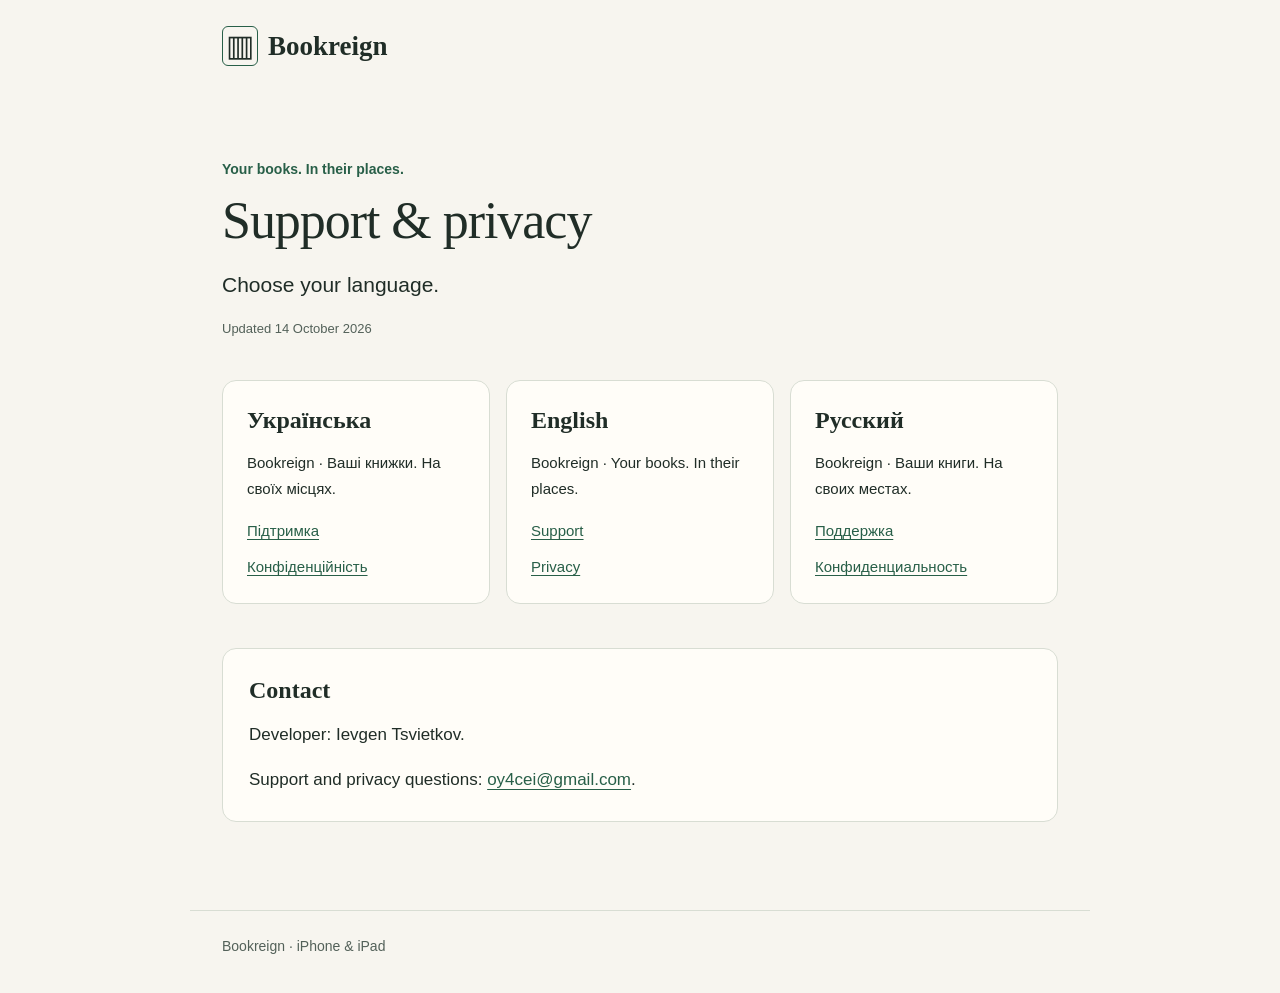
<file: index.html>
<!doctype html>
<html lang="en"><head><meta charset="utf-8"><meta name="viewport" content="width=device-width, initial-scale=1"><meta name="color-scheme" content="light dark"><title>Bookreign · Support &amp; privacy</title><link rel="stylesheet" href="styles.css"></head><body><header class="site-header"><span class="brand"><span class="book-mark" aria-hidden="true">▥</span>Bookreign</span></header><main id="main"><div class="hero"><p class="eyebrow">Your books. In their places.</p><h1>Support &amp; privacy</h1><p class="lead">Choose your language.</p><p class="meta">Updated 14 October 2026</p></div><div class="language-cards"><section lang="uk"><h2>Українська</h2><p>Bookreign · Ваші книжки. На своїх місцях.</p><a href="support-uk.html">Підтримка</a><a href="privacy-uk.html">Конфіденційність</a></section><section lang="en"><h2>English</h2><p>Bookreign · Your books. In their places.</p><a href="support-en.html">Support</a><a href="privacy-en.html">Privacy</a></section><section lang="ru"><h2>Русский</h2><p>Bookreign · Ваши книги. На своих местах.</p><a href="support-ru.html">Поддержка</a><a href="privacy-ru.html">Конфиденциальность</a></section></div><section class="contact" id="contact"><h2>Contact</h2><p>Developer: Ievgen Tsvietkov.</p><p>Support and privacy questions: <a href="mailto:oy4cei@gmail.com">oy4cei@gmail.com</a>.</p></section></main><footer>Bookreign · iPhone &amp; iPad</footer></body></html>
</file>
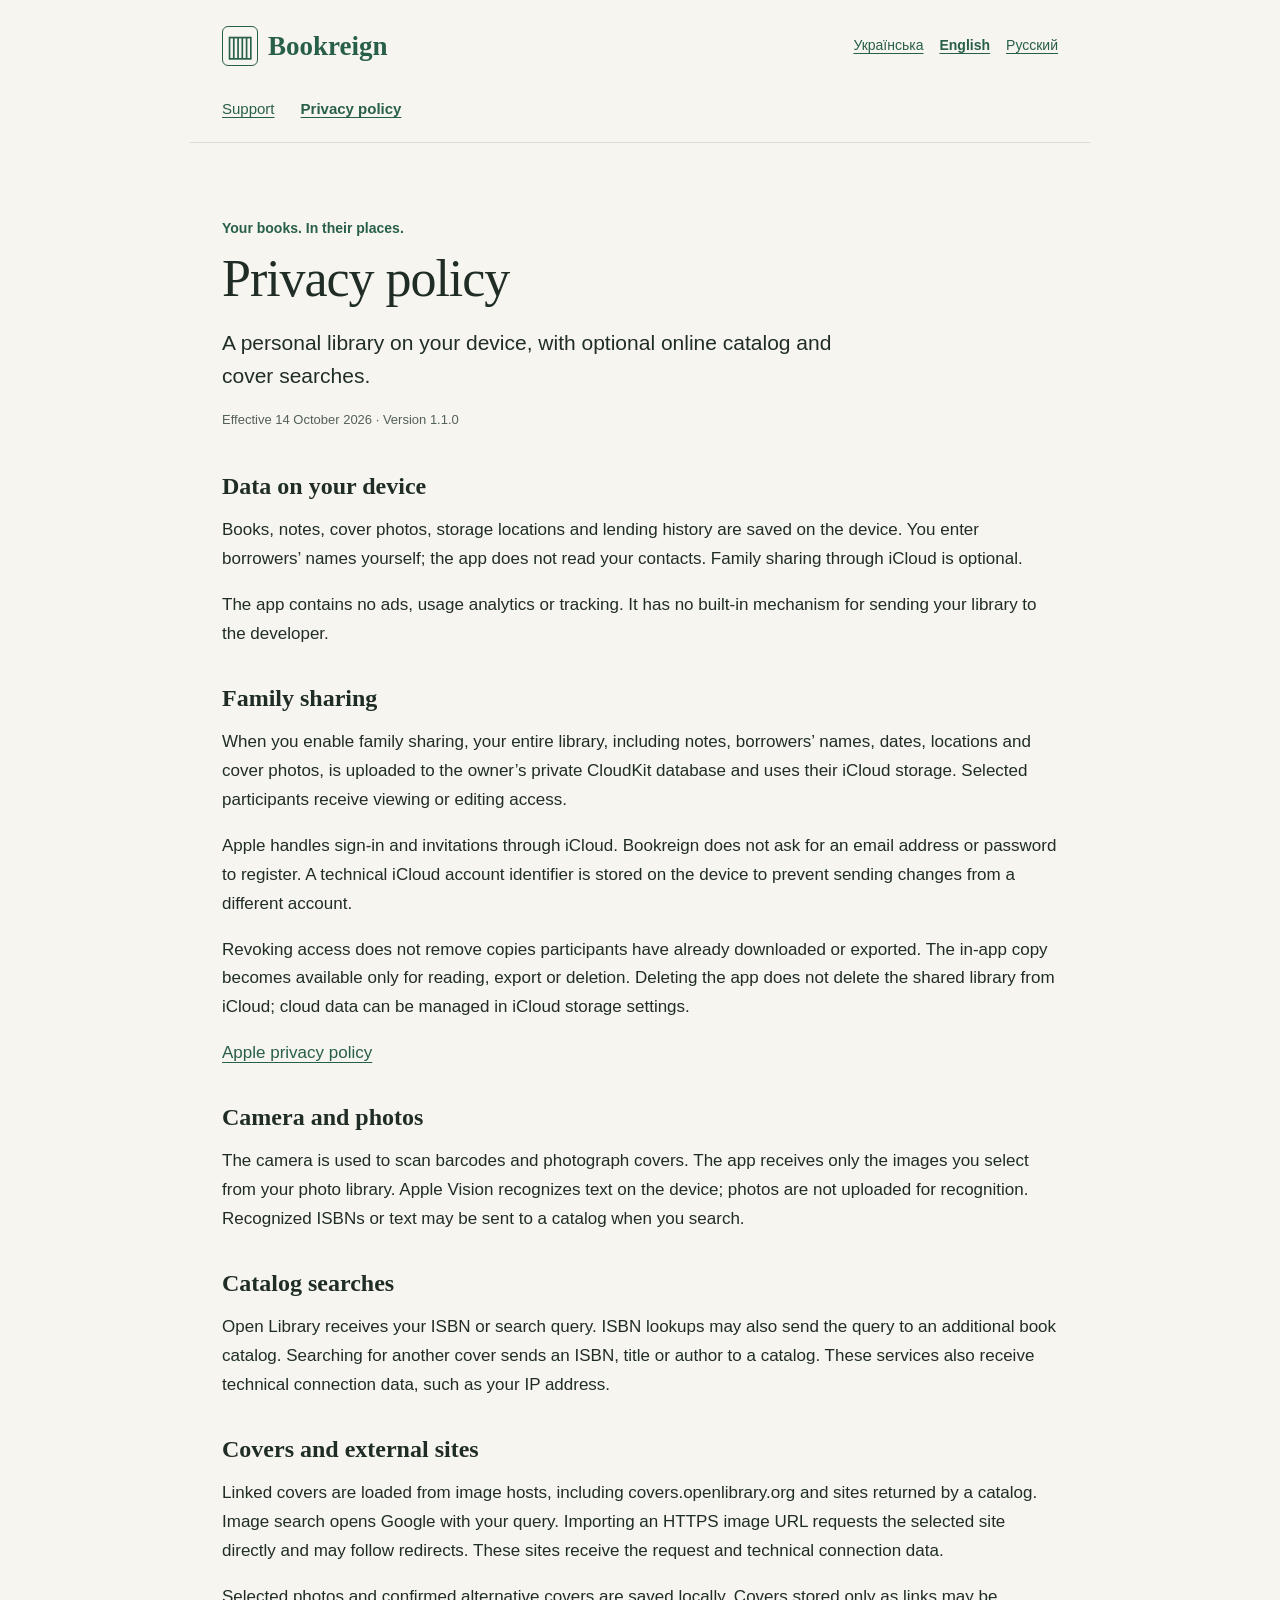
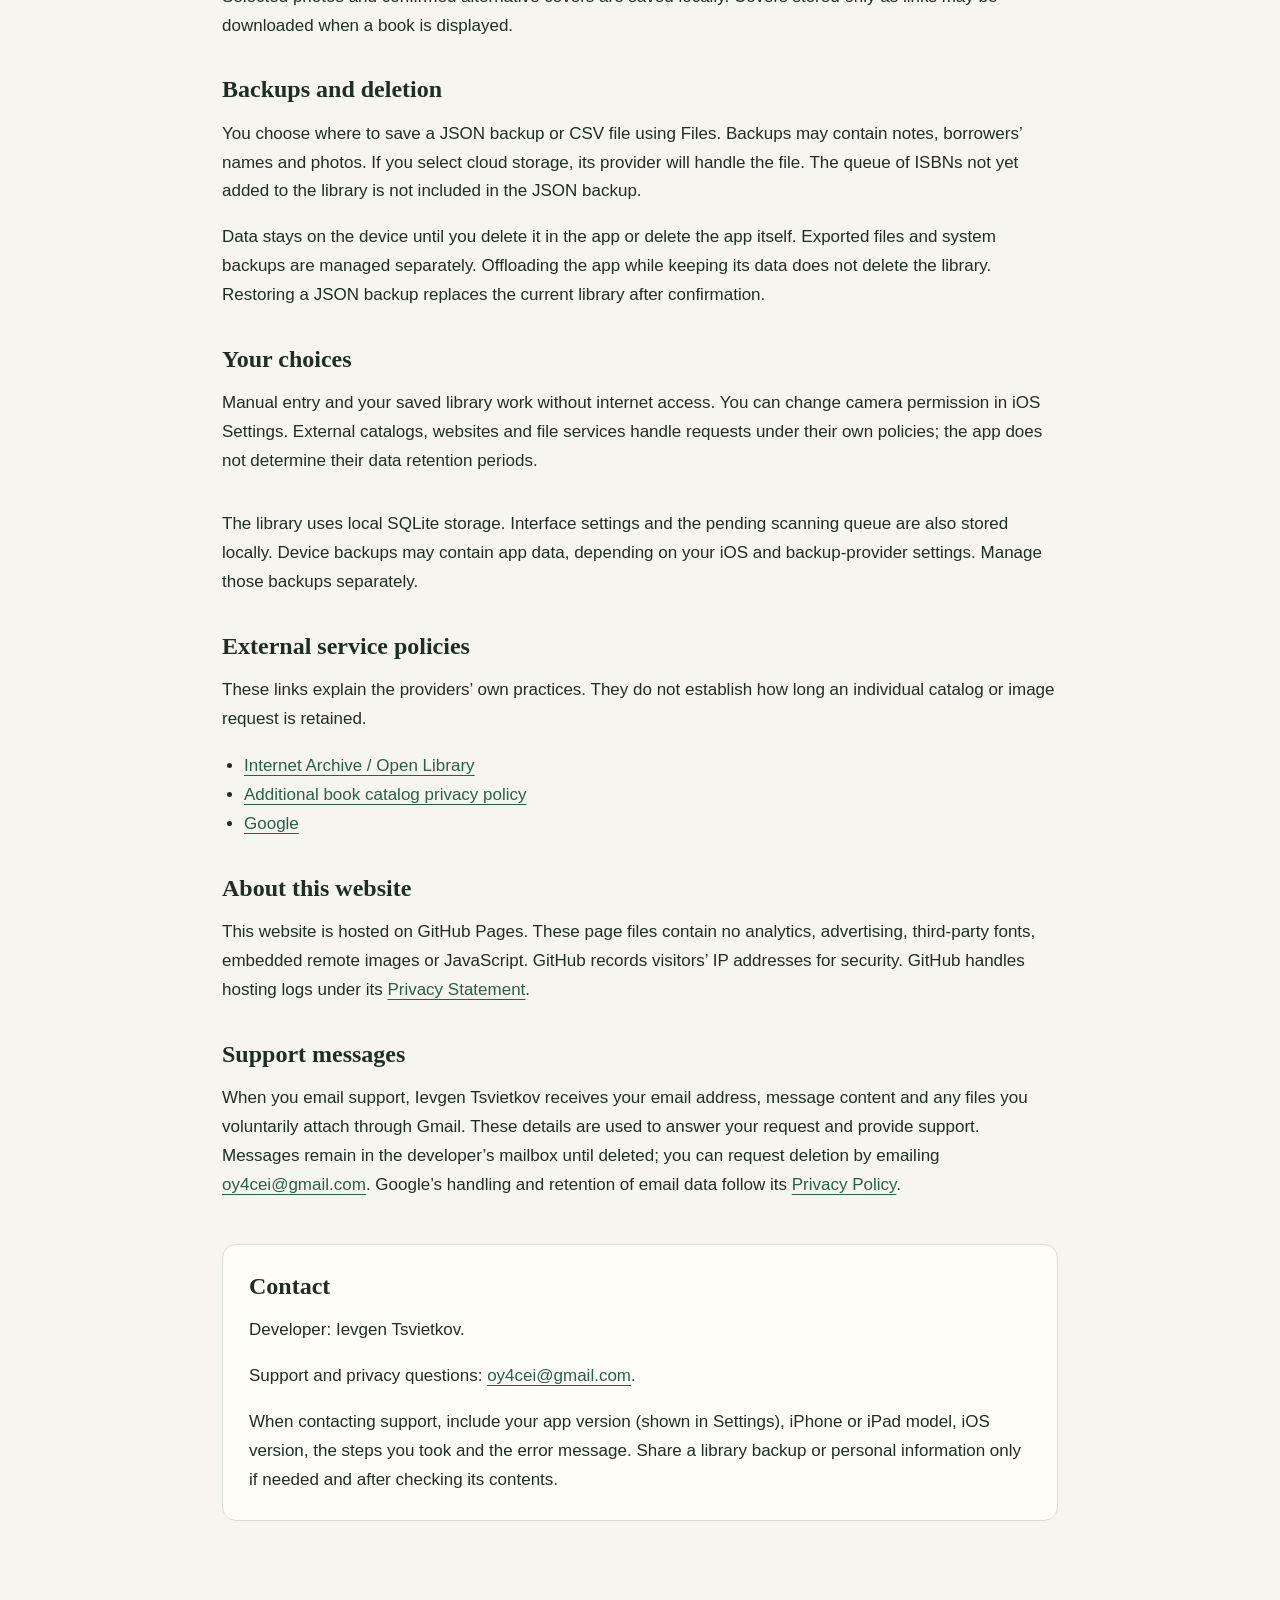
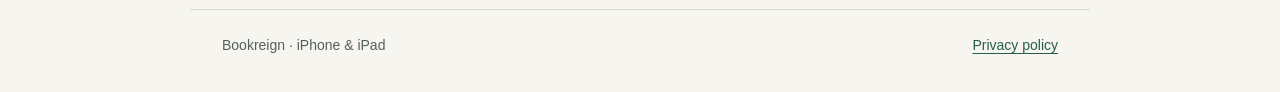
<file: privacy-en.html>
<!doctype html>
<html lang="en">
<head>
<meta charset="utf-8">
<meta name="viewport" content="width=device-width, initial-scale=1">
<meta name="color-scheme" content="light dark">
<meta name="description" content="Privacy policy. Your books. In their places.">
<title>Privacy policy · Bookreign</title>
<link rel="stylesheet" href="styles.css">
</head>
<body>
<a class="skip-link" href="#main">Skip to content</a>
<header class="site-header"><a class="brand" href="index.html"><span aria-hidden="true" class="book-mark">▥</span>Bookreign</a><nav aria-label="Language" class="languages"><a lang="uk" hreflang="uk" href="privacy-uk.html">Українська</a><a lang="en" hreflang="en" href="privacy-en.html" aria-current="page">English</a><a lang="ru" hreflang="ru" href="privacy-ru.html">Русский</a></nav></header>
<nav class="page-nav" aria-label="Bookreign"><a href="support-en.html">Support</a><a href="privacy-en.html" aria-current="page">Privacy policy</a></nav>
<main id="main">
<div class="hero"><p class="eyebrow">Your books. In their places.</p><h1>Privacy policy</h1><p class="lead">A personal library on your device, with optional online catalog and cover searches.</p><p class="meta">Effective 14 October 2026 · Version 1.1.0</p></div>
<section><h2>Data on your device</h2><p>Books, notes, cover photos, storage locations and lending history are saved on the device. You enter borrowers’ names yourself; the app does not read your contacts. Family sharing through iCloud is optional.</p><p>The app contains no ads, usage analytics or tracking. It has no built-in mechanism for sending your library to the developer.</p></section><section><h2>Family sharing</h2><p>When you enable family sharing, your entire library, including notes, borrowers’ names, dates, locations and cover photos, is uploaded to the owner’s private CloudKit database and uses their iCloud storage. Selected participants receive viewing or editing access.</p><p>Apple handles sign-in and invitations through iCloud. Bookreign does not ask for an email address or password to register. A technical iCloud account identifier is stored on the device to prevent sending changes from a different account.</p><p>Revoking access does not remove copies participants have already downloaded or exported. The in-app copy becomes available only for reading, export or deletion. Deleting the app does not delete the shared library from iCloud; cloud data can be managed in iCloud storage settings.</p><p><a href="https://www.apple.com/legal/privacy/">Apple privacy policy</a></p></section><section><h2>Camera and photos</h2><p>The camera is used to scan barcodes and photograph covers. The app receives only the images you select from your photo library. Apple Vision recognizes text on the device; photos are not uploaded for recognition. Recognized ISBNs or text may be sent to a catalog when you search.</p></section><section><h2>Catalog searches</h2><p>Open Library receives your ISBN or search query. ISBN lookups may also send the query to an additional book catalog. Searching for another cover sends an ISBN, title or author to a catalog. These services also receive technical connection data, such as your IP address.</p></section><section><h2>Covers and external sites</h2><p>Linked covers are loaded from image hosts, including covers.openlibrary.org and sites returned by a catalog. Image search opens Google with your query. Importing an HTTPS image URL requests the selected site directly and may follow redirects. These sites receive the request and technical connection data.</p><p>Selected photos and confirmed alternative covers are saved locally. Covers stored only as links may be downloaded when a book is displayed.</p></section><section><h2>Backups and deletion</h2><p>You choose where to save a JSON backup or CSV file using Files. Backups may contain notes, borrowers’ names and photos. If you select cloud storage, its provider will handle the file. The queue of ISBNs not yet added to the library is not included in the JSON backup.</p><p>Data stays on the device until you delete it in the app or delete the app itself. Exported files and system backups are managed separately. Offloading the app while keeping its data does not delete the library. Restoring a JSON backup replaces the current library after confirmation.</p></section><section><h2>Your choices</h2><p>Manual entry and your saved library work without internet access. You can change camera permission in iOS Settings. External catalogs, websites and file services handle requests under their own policies; the app does not determine their data retention periods.</p></section><p>The library uses local SQLite storage. Interface settings and the pending scanning queue are also stored locally. Device backups may contain app data, depending on your iOS and backup-provider settings. Manage those backups separately.</p><section><h2>External service policies</h2><p>These links explain the providers’ own practices. They do not establish how long an individual catalog or image request is retained.</p></section><ul class="provider-links"><li><a href="https://archive.org/about/terms">Internet Archive / Open Library</a></li><li><a href="https://mbooks.com.ua/about/polityka-obrobky-personalnykh-danykh/">Additional book catalog privacy policy</a></li><li><a href="https://policies.google.com/privacy">Google</a></li></ul><section><h2>About this website</h2><p>This website is hosted on GitHub Pages. These page files contain no analytics, advertising, third-party fonts, embedded remote images or JavaScript. GitHub records visitors’ IP addresses for security. GitHub handles hosting logs under its <a href="https://docs.github.com/en/site-policy/privacy-policies/github-general-privacy-statement">Privacy Statement</a>.</p></section>
<section><h2>Support messages</h2><p>When you email support, Ievgen Tsvietkov receives your email address, message content and any files you voluntarily attach through Gmail. These details are used to answer your request and provide support. Messages remain in the developer’s mailbox until deleted; you can request deletion by emailing <a href="mailto:oy4cei@gmail.com">oy4cei@gmail.com</a>. Google’s handling and retention of email data follow its <a href="https://policies.google.com/privacy">Privacy Policy</a>.</p></section>
<section class="contact" id="contact"><h2>Contact</h2><p>Developer: Ievgen Tsvietkov.</p><p>Support and privacy questions: <a href="mailto:oy4cei@gmail.com">oy4cei@gmail.com</a>.</p><p>When contacting support, include your app version (shown in Settings), iPhone or iPad model, iOS version, the steps you took and the error message. Share a library backup or personal information only if needed and after checking its contents.</p></section>
</main>
<footer><span>Bookreign · iPhone &amp; iPad</span><a href="privacy-en.html">Privacy policy</a></footer>
</body>
</html>
</file>
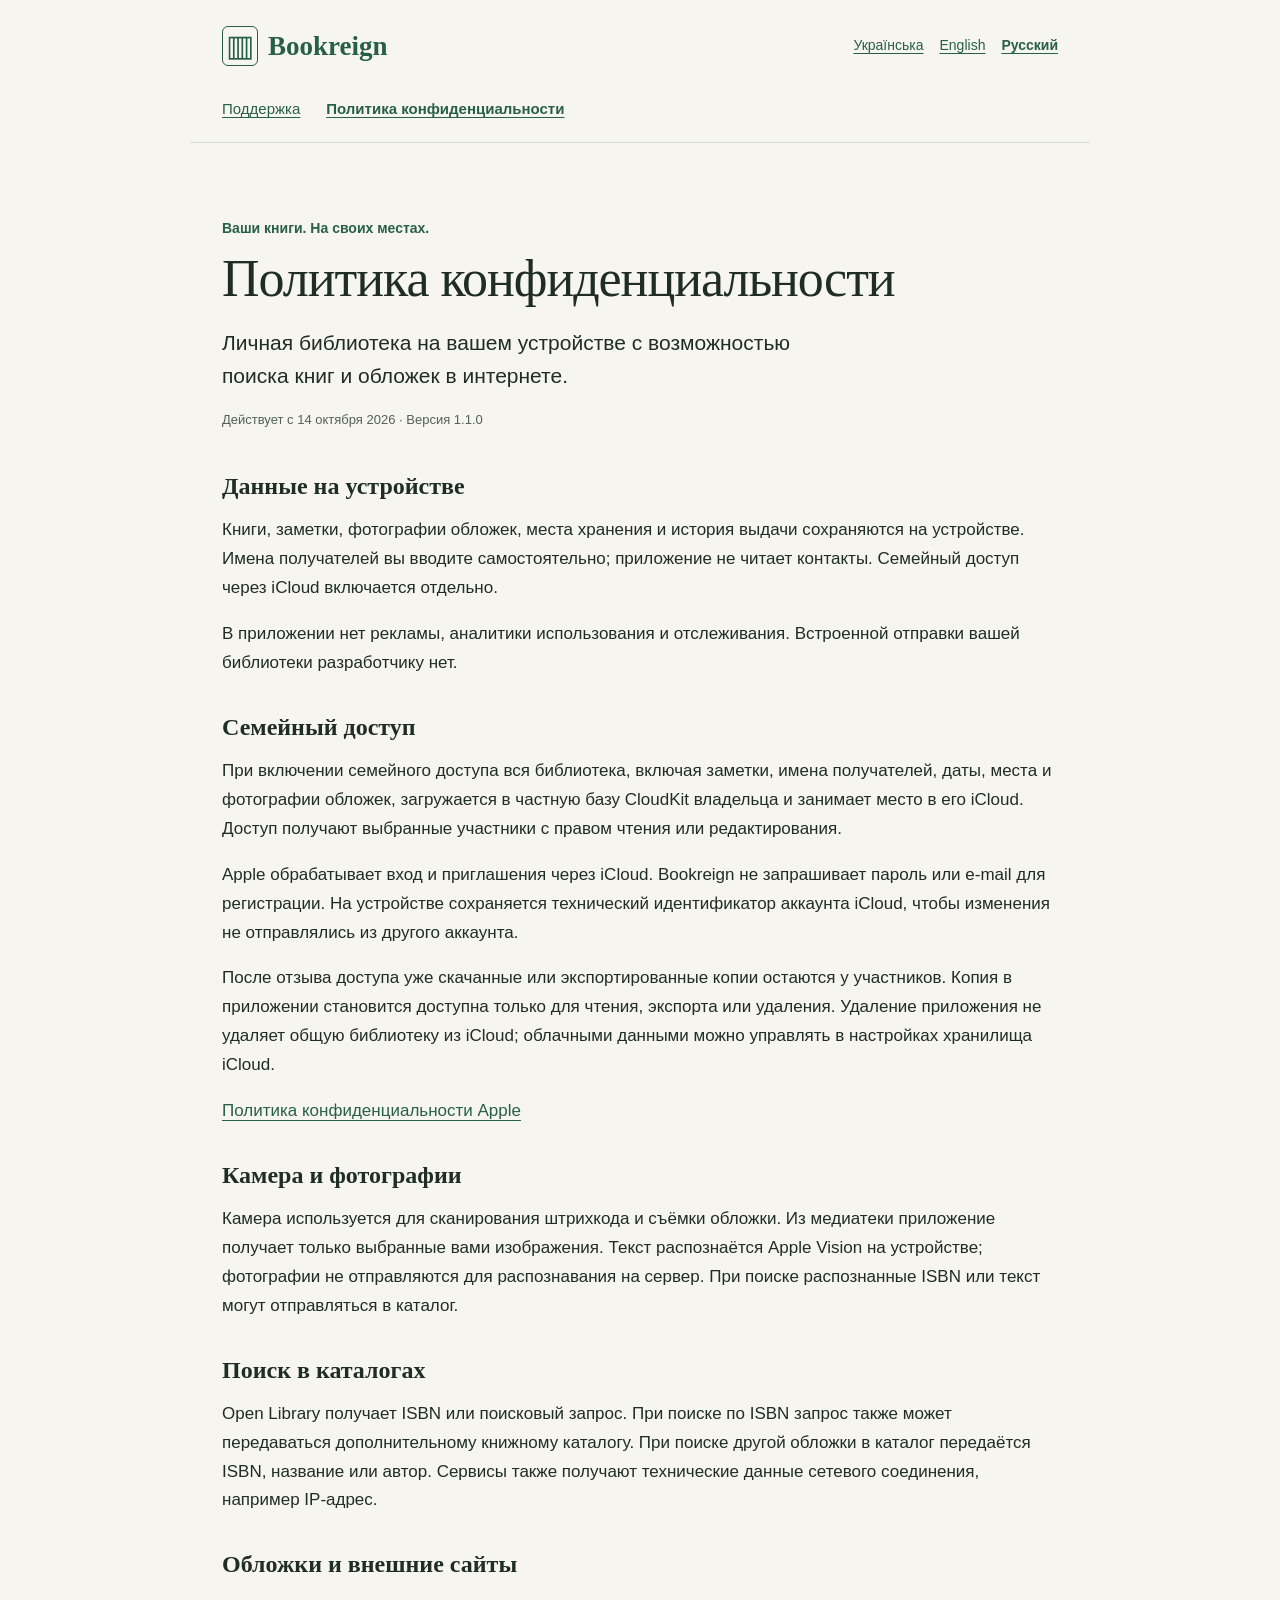
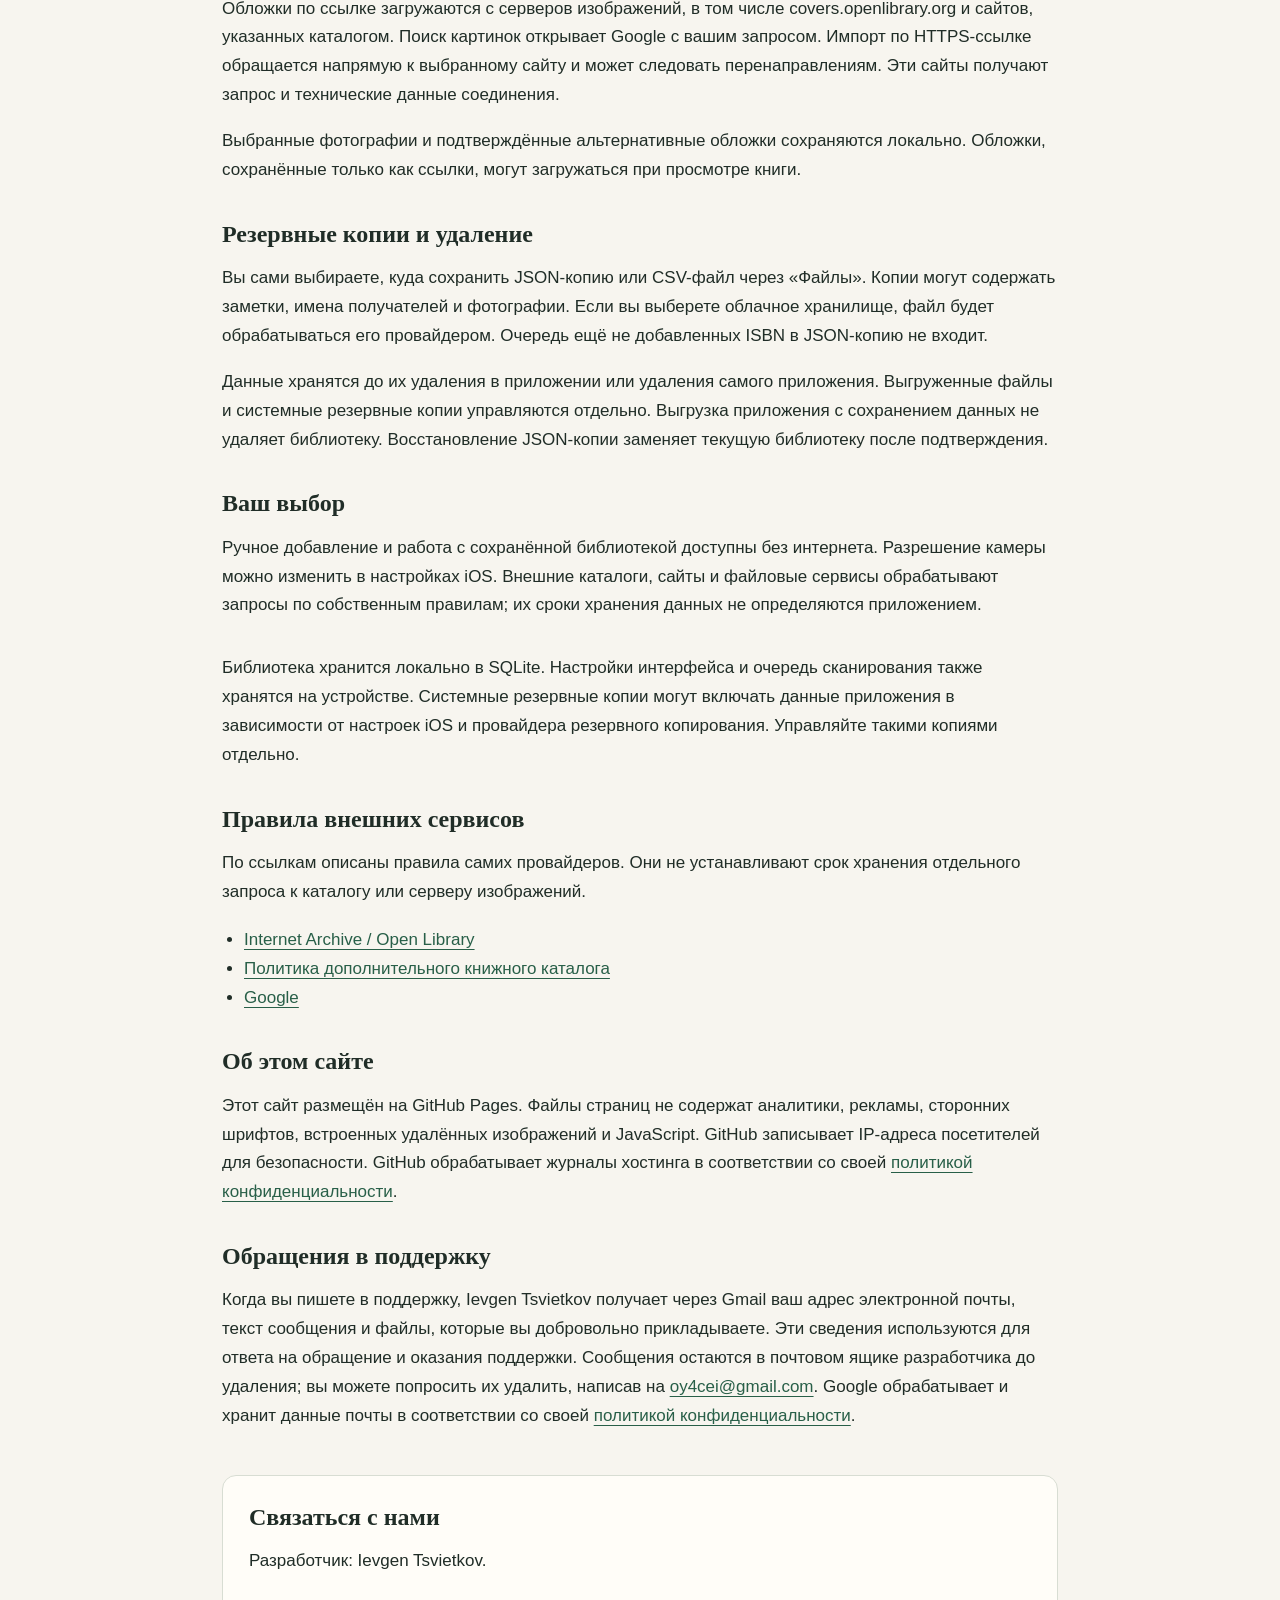
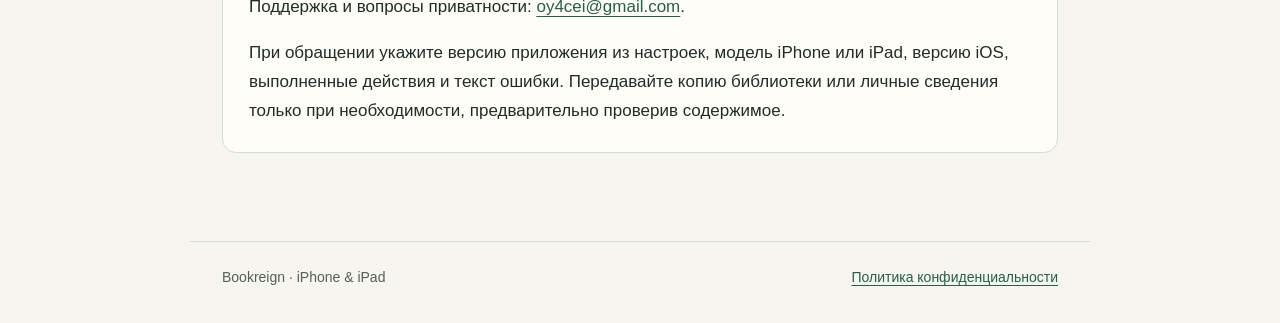
<file: privacy-ru.html>
<!doctype html>
<html lang="ru">
<head>
<meta charset="utf-8">
<meta name="viewport" content="width=device-width, initial-scale=1">
<meta name="color-scheme" content="light dark">
<meta name="description" content="Политика конфиденциальности. Ваши книги. На своих местах.">
<title>Политика конфиденциальности · Bookreign</title>
<link rel="stylesheet" href="styles.css">
</head>
<body>
<a class="skip-link" href="#main">Перейти к содержанию</a>
<header class="site-header"><a class="brand" href="index.html"><span aria-hidden="true" class="book-mark">▥</span>Bookreign</a><nav aria-label="Язык" class="languages"><a lang="uk" hreflang="uk" href="privacy-uk.html">Українська</a><a lang="en" hreflang="en" href="privacy-en.html">English</a><a lang="ru" hreflang="ru" href="privacy-ru.html" aria-current="page">Русский</a></nav></header>
<nav class="page-nav" aria-label="Bookreign"><a href="support-ru.html">Поддержка</a><a href="privacy-ru.html" aria-current="page">Политика конфиденциальности</a></nav>
<main id="main">
<div class="hero"><p class="eyebrow">Ваши книги. На своих местах.</p><h1>Политика конфиденциальности</h1><p class="lead">Личная библиотека на вашем устройстве с возможностью поиска книг и обложек в интернете.</p><p class="meta">Действует с 14 октября 2026 · Версия 1.1.0</p></div>
<section><h2>Данные на устройстве</h2><p>Книги, заметки, фотографии обложек, места хранения и история выдачи сохраняются на устройстве. Имена получателей вы вводите самостоятельно; приложение не читает контакты. Семейный доступ через iCloud включается отдельно.</p><p>В приложении нет рекламы, аналитики использования и отслеживания. Встроенной отправки вашей библиотеки разработчику нет.</p></section><section><h2>Семейный доступ</h2><p>При включении семейного доступа вся библиотека, включая заметки, имена получателей, даты, места и фотографии обложек, загружается в частную базу CloudKit владельца и занимает место в его iCloud. Доступ получают выбранные участники с правом чтения или редактирования.</p><p>Apple обрабатывает вход и приглашения через iCloud. Bookreign не запрашивает пароль или e-mail для регистрации. На устройстве сохраняется технический идентификатор аккаунта iCloud, чтобы изменения не отправлялись из другого аккаунта.</p><p>После отзыва доступа уже скачанные или экспортированные копии остаются у участников. Копия в приложении становится доступна только для чтения, экспорта или удаления. Удаление приложения не удаляет общую библиотеку из iCloud; облачными данными можно управлять в настройках хранилища iCloud.</p><p><a href="https://www.apple.com/legal/privacy/">Политика конфиденциальности Apple</a></p></section><section><h2>Камера и фотографии</h2><p>Камера используется для сканирования штрихкода и съёмки обложки. Из медиатеки приложение получает только выбранные вами изображения. Текст распознаётся Apple Vision на устройстве; фотографии не отправляются для распознавания на сервер. При поиске распознанные ISBN или текст могут отправляться в каталог.</p></section><section><h2>Поиск в каталогах</h2><p>Open Library получает ISBN или поисковый запрос. При поиске по ISBN запрос также может передаваться дополнительному книжному каталогу. При поиске другой обложки в каталог передаётся ISBN, название или автор. Сервисы также получают технические данные сетевого соединения, например IP-адрес.</p></section><section><h2>Обложки и внешние сайты</h2><p>Обложки по ссылке загружаются с серверов изображений, в том числе covers.openlibrary.org и сайтов, указанных каталогом. Поиск картинок открывает Google с вашим запросом. Импорт по HTTPS-ссылке обращается напрямую к выбранному сайту и может следовать перенаправлениям. Эти сайты получают запрос и технические данные соединения.</p><p>Выбранные фотографии и подтверждённые альтернативные обложки сохраняются локально. Обложки, сохранённые только как ссылки, могут загружаться при просмотре книги.</p></section><section><h2>Резервные копии и удаление</h2><p>Вы сами выбираете, куда сохранить JSON-копию или CSV-файл через «Файлы». Копии могут содержать заметки, имена получателей и фотографии. Если вы выберете облачное хранилище, файл будет обрабатываться его провайдером. Очередь ещё не добавленных ISBN в JSON-копию не входит.</p><p>Данные хранятся до их удаления в приложении или удаления самого приложения. Выгруженные файлы и системные резервные копии управляются отдельно. Выгрузка приложения с сохранением данных не удаляет библиотеку. Восстановление JSON-копии заменяет текущую библиотеку после подтверждения.</p></section><section><h2>Ваш выбор</h2><p>Ручное добавление и работа с сохранённой библиотекой доступны без интернета. Разрешение камеры можно изменить в настройках iOS. Внешние каталоги, сайты и файловые сервисы обрабатывают запросы по собственным правилам; их сроки хранения данных не определяются приложением.</p></section><p>Библиотека хранится локально в SQLite. Настройки интерфейса и очередь сканирования также хранятся на устройстве. Системные резервные копии могут включать данные приложения в зависимости от настроек iOS и провайдера резервного копирования. Управляйте такими копиями отдельно.</p><section><h2>Правила внешних сервисов</h2><p>По ссылкам описаны правила самих провайдеров. Они не устанавливают срок хранения отдельного запроса к каталогу или серверу изображений.</p></section><ul class="provider-links"><li><a href="https://archive.org/about/terms">Internet Archive / Open Library</a></li><li><a href="https://mbooks.com.ua/about/polityka-obrobky-personalnykh-danykh/">Политика дополнительного книжного каталога</a></li><li><a href="https://policies.google.com/privacy">Google</a></li></ul><section><h2>Об этом сайте</h2><p>Этот сайт размещён на GitHub Pages. Файлы страниц не содержат аналитики, рекламы, сторонних шрифтов, встроенных удалённых изображений и JavaScript. GitHub записывает IP-адреса посетителей для безопасности. GitHub обрабатывает журналы хостинга в соответствии со своей <a href="https://docs.github.com/en/site-policy/privacy-policies/github-general-privacy-statement">политикой конфиденциальности</a>.</p></section>
<section><h2>Обращения в поддержку</h2><p>Когда вы пишете в поддержку, Ievgen Tsvietkov получает через Gmail ваш адрес электронной почты, текст сообщения и файлы, которые вы добровольно прикладываете. Эти сведения используются для ответа на обращение и оказания поддержки. Сообщения остаются в почтовом ящике разработчика до удаления; вы можете попросить их удалить, написав на <a href="mailto:oy4cei@gmail.com">oy4cei@gmail.com</a>. Google обрабатывает и хранит данные почты в соответствии со своей <a href="https://policies.google.com/privacy">политикой конфиденциальности</a>.</p></section>
<section class="contact" id="contact"><h2>Связаться с нами</h2><p>Разработчик: Ievgen Tsvietkov.</p><p>Поддержка и вопросы приватности: <a href="mailto:oy4cei@gmail.com">oy4cei@gmail.com</a>.</p><p>При обращении укажите версию приложения из настроек, модель iPhone или iPad, версию iOS, выполненные действия и текст ошибки. Передавайте копию библиотеки или личные сведения только при необходимости, предварительно проверив содержимое.</p></section>
</main>
<footer><span>Bookreign · iPhone &amp; iPad</span><a href="privacy-ru.html">Политика конфиденциальности</a></footer>
</body>
</html>
</file>
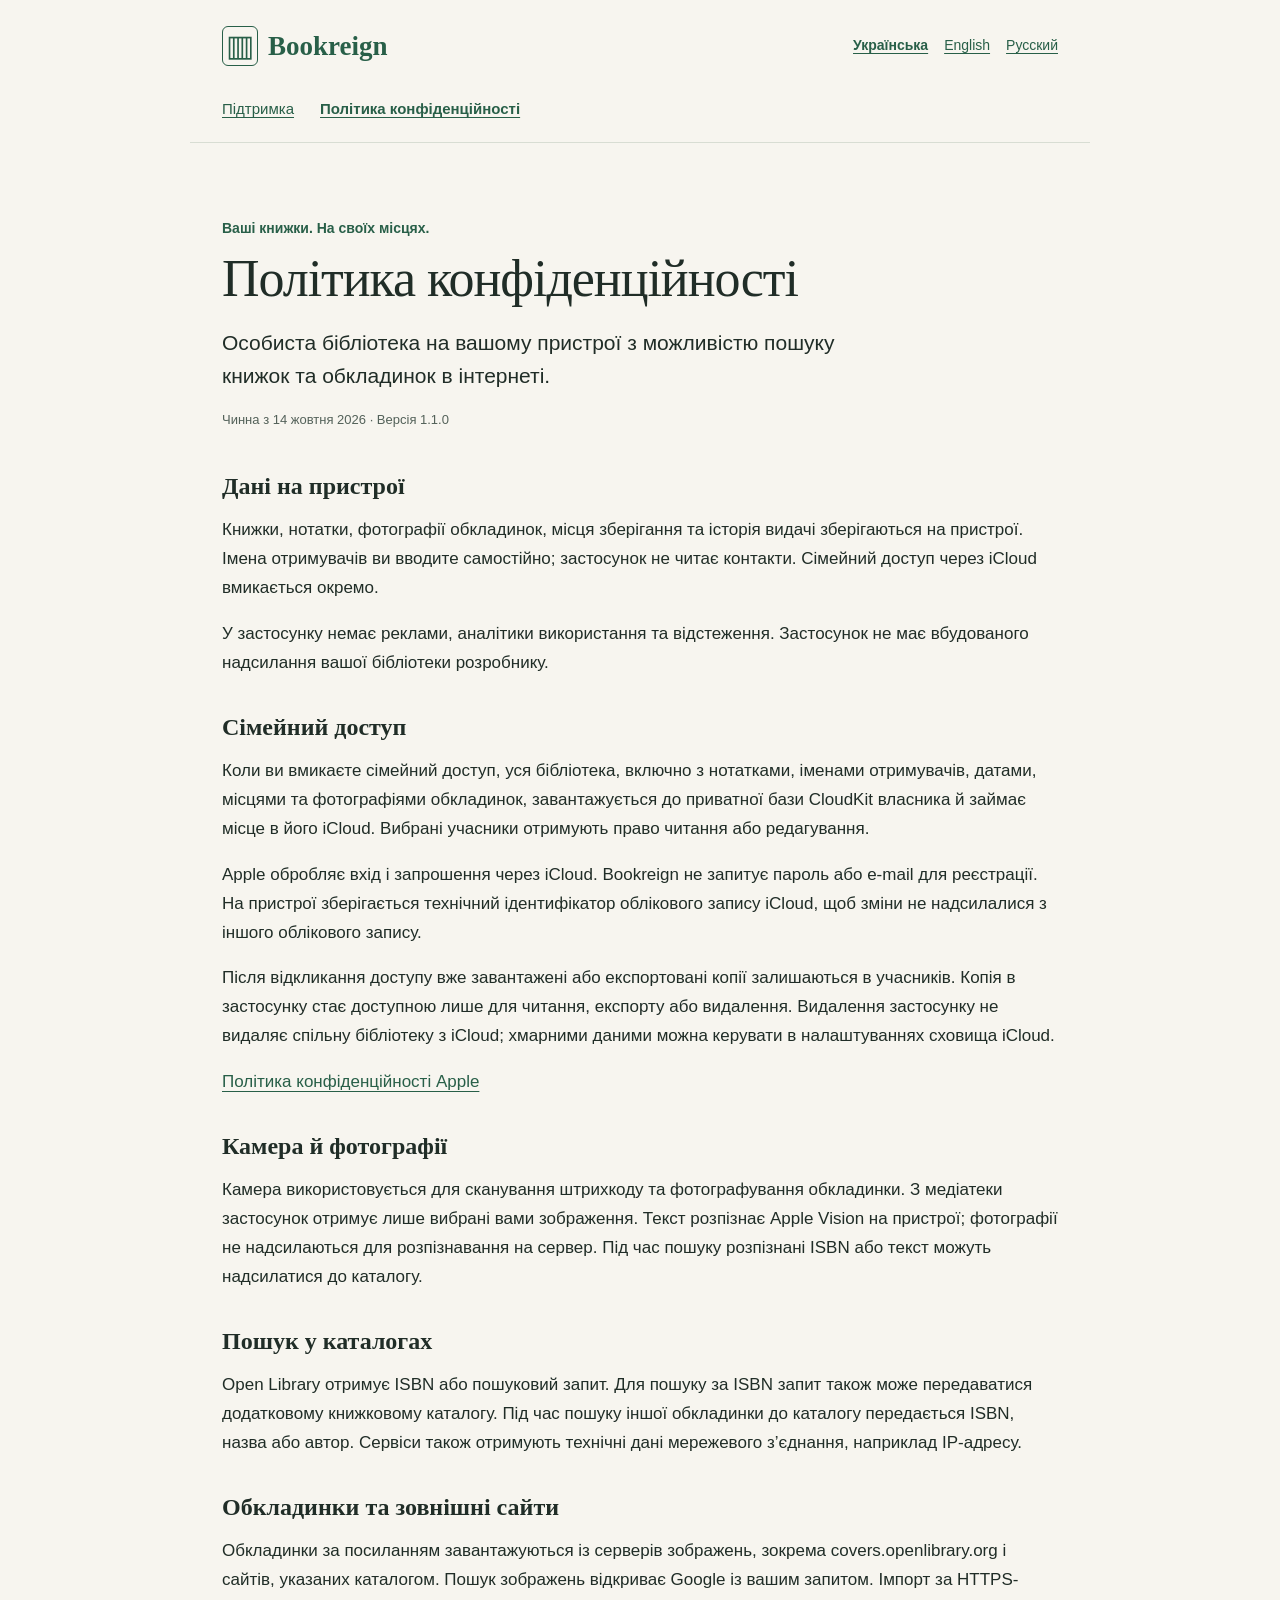
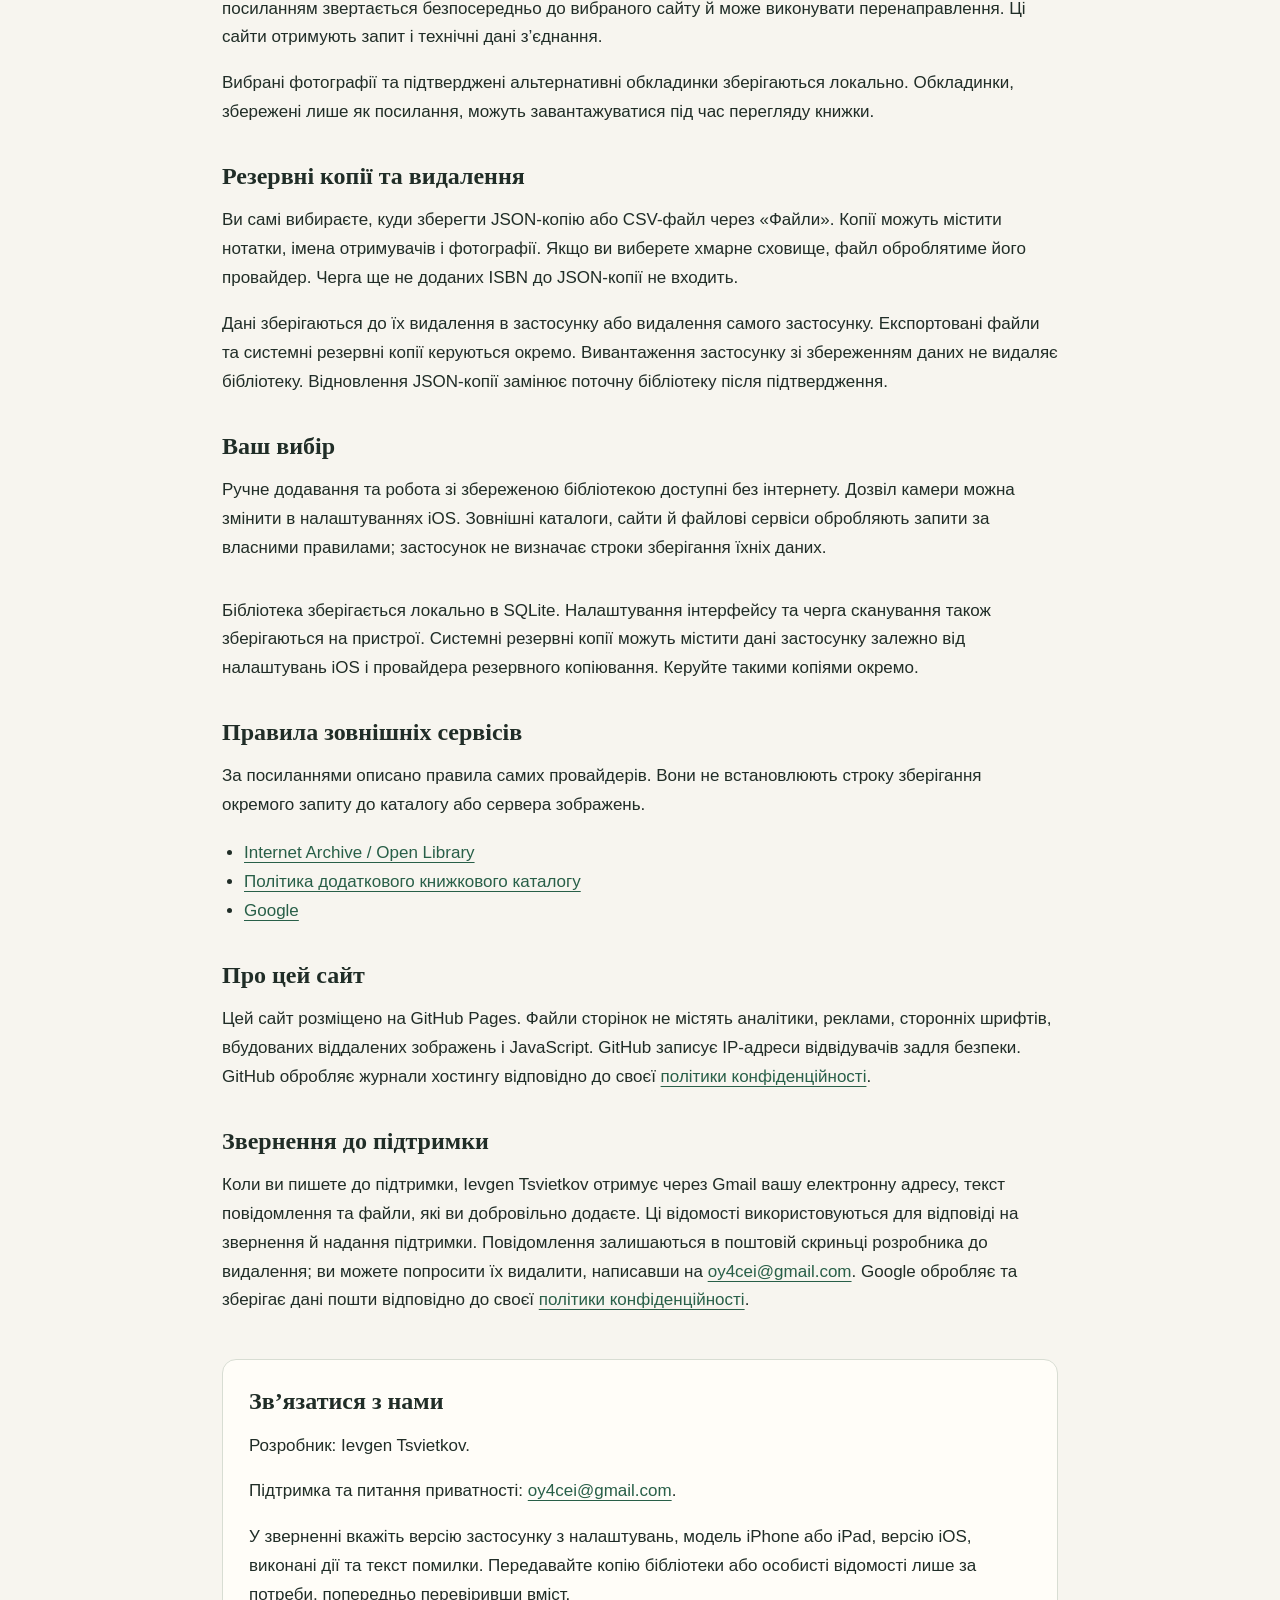
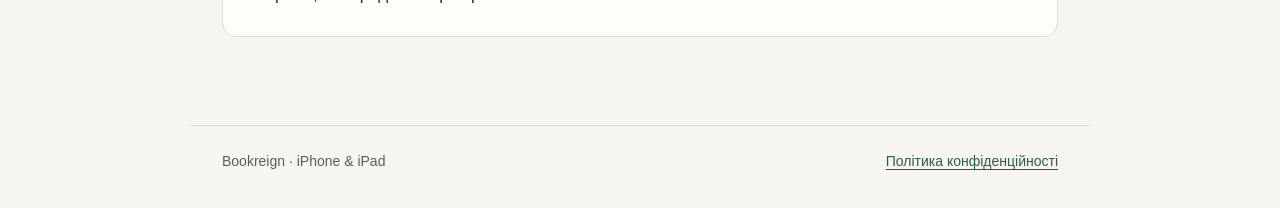
<file: privacy-uk.html>
<!doctype html>
<html lang="uk">
<head>
<meta charset="utf-8">
<meta name="viewport" content="width=device-width, initial-scale=1">
<meta name="color-scheme" content="light dark">
<meta name="description" content="Політика конфіденційності. Ваші книжки. На своїх місцях.">
<title>Політика конфіденційності · Bookreign</title>
<link rel="stylesheet" href="styles.css">
</head>
<body>
<a class="skip-link" href="#main">Перейти до вмісту</a>
<header class="site-header"><a class="brand" href="index.html"><span aria-hidden="true" class="book-mark">▥</span>Bookreign</a><nav aria-label="Мова" class="languages"><a lang="uk" hreflang="uk" href="privacy-uk.html" aria-current="page">Українська</a><a lang="en" hreflang="en" href="privacy-en.html">English</a><a lang="ru" hreflang="ru" href="privacy-ru.html">Русский</a></nav></header>
<nav class="page-nav" aria-label="Bookreign"><a href="support-uk.html">Підтримка</a><a href="privacy-uk.html" aria-current="page">Політика конфіденційності</a></nav>
<main id="main">
<div class="hero"><p class="eyebrow">Ваші книжки. На своїх місцях.</p><h1>Політика конфіденційності</h1><p class="lead">Особиста бібліотека на вашому пристрої з можливістю пошуку книжок та обкладинок в інтернеті.</p><p class="meta">Чинна з 14 жовтня 2026 · Версія 1.1.0</p></div>
<section><h2>Дані на пристрої</h2><p>Книжки, нотатки, фотографії обкладинок, місця зберігання та історія видачі зберігаються на пристрої. Імена отримувачів ви вводите самостійно; застосунок не читає контакти. Сімейний доступ через iCloud вмикається окремо.</p><p>У застосунку немає реклами, аналітики використання та відстеження. Застосунок не має вбудованого надсилання вашої бібліотеки розробнику.</p></section><section><h2>Сімейний доступ</h2><p>Коли ви вмикаєте сімейний доступ, уся бібліотека, включно з нотатками, іменами отримувачів, датами, місцями та фотографіями обкладинок, завантажується до приватної бази CloudKit власника й займає місце в його iCloud. Вибрані учасники отримують право читання або редагування.</p><p>Apple обробляє вхід і запрошення через iCloud. Bookreign не запитує пароль або e-mail для реєстрації. На пристрої зберігається технічний ідентифікатор облікового запису iCloud, щоб зміни не надсилалися з іншого облікового запису.</p><p>Після відкликання доступу вже завантажені або експортовані копії залишаються в учасників. Копія в застосунку стає доступною лише для читання, експорту або видалення. Видалення застосунку не видаляє спільну бібліотеку з iCloud; хмарними даними можна керувати в налаштуваннях сховища iCloud.</p><p><a href="https://www.apple.com/legal/privacy/">Політика конфіденційності Apple</a></p></section><section><h2>Камера й фотографії</h2><p>Камера використовується для сканування штрихкоду та фотографування обкладинки. З медіатеки застосунок отримує лише вибрані вами зображення. Текст розпізнає Apple Vision на пристрої; фотографії не надсилаються для розпізнавання на сервер. Під час пошуку розпізнані ISBN або текст можуть надсилатися до каталогу.</p></section><section><h2>Пошук у каталогах</h2><p>Open Library отримує ISBN або пошуковий запит. Для пошуку за ISBN запит також може передаватися додатковому книжковому каталогу. Під час пошуку іншої обкладинки до каталогу передається ISBN, назва або автор. Сервіси також отримують технічні дані мережевого з’єднання, наприклад IP-адресу.</p></section><section><h2>Обкладинки та зовнішні сайти</h2><p>Обкладинки за посиланням завантажуються із серверів зображень, зокрема covers.openlibrary.org і сайтів, указаних каталогом. Пошук зображень відкриває Google із вашим запитом. Імпорт за HTTPS-посиланням звертається безпосередньо до вибраного сайту й може виконувати перенаправлення. Ці сайти отримують запит і технічні дані з’єднання.</p><p>Вибрані фотографії та підтверджені альтернативні обкладинки зберігаються локально. Обкладинки, збережені лише як посилання, можуть завантажуватися під час перегляду книжки.</p></section><section><h2>Резервні копії та видалення</h2><p>Ви самі вибираєте, куди зберегти JSON-копію або CSV-файл через «Файли». Копії можуть містити нотатки, імена отримувачів і фотографії. Якщо ви виберете хмарне сховище, файл оброблятиме його провайдер. Черга ще не доданих ISBN до JSON-копії не входить.</p><p>Дані зберігаються до їх видалення в застосунку або видалення самого застосунку. Експортовані файли та системні резервні копії керуються окремо. Вивантаження застосунку зі збереженням даних не видаляє бібліотеку. Відновлення JSON-копії замінює поточну бібліотеку після підтвердження.</p></section><section><h2>Ваш вибір</h2><p>Ручне додавання та робота зі збереженою бібліотекою доступні без інтернету. Дозвіл камери можна змінити в налаштуваннях iOS. Зовнішні каталоги, сайти й файлові сервіси обробляють запити за власними правилами; застосунок не визначає строки зберігання їхніх даних.</p></section><p>Бібліотека зберігається локально в SQLite. Налаштування інтерфейсу та черга сканування також зберігаються на пристрої. Системні резервні копії можуть містити дані застосунку залежно від налаштувань iOS і провайдера резервного копіювання. Керуйте такими копіями окремо.</p><section><h2>Правила зовнішніх сервісів</h2><p>За посиланнями описано правила самих провайдерів. Вони не встановлюють строку зберігання окремого запиту до каталогу або сервера зображень.</p></section><ul class="provider-links"><li><a href="https://archive.org/about/terms">Internet Archive / Open Library</a></li><li><a href="https://mbooks.com.ua/about/polityka-obrobky-personalnykh-danykh/">Політика додаткового книжкового каталогу</a></li><li><a href="https://policies.google.com/privacy">Google</a></li></ul><section><h2>Про цей сайт</h2><p>Цей сайт розміщено на GitHub Pages. Файли сторінок не містять аналітики, реклами, сторонніх шрифтів, вбудованих віддалених зображень і JavaScript. GitHub записує IP-адреси відвідувачів задля безпеки. GitHub обробляє журнали хостингу відповідно до своєї <a href="https://docs.github.com/en/site-policy/privacy-policies/github-general-privacy-statement">політики конфіденційності</a>.</p></section>
<section><h2>Звернення до підтримки</h2><p>Коли ви пишете до підтримки, Ievgen Tsvietkov отримує через Gmail вашу електронну адресу, текст повідомлення та файли, які ви добровільно додаєте. Ці відомості використовуються для відповіді на звернення й надання підтримки. Повідомлення залишаються в поштовій скриньці розробника до видалення; ви можете попросити їх видалити, написавши на <a href="mailto:oy4cei@gmail.com">oy4cei@gmail.com</a>. Google обробляє та зберігає дані пошти відповідно до своєї <a href="https://policies.google.com/privacy">політики конфіденційності</a>.</p></section>
<section class="contact" id="contact"><h2>Зв’язатися з нами</h2><p>Розробник: Ievgen Tsvietkov.</p><p>Підтримка та питання приватності: <a href="mailto:oy4cei@gmail.com">oy4cei@gmail.com</a>.</p><p>У зверненні вкажіть версію застосунку з налаштувань, модель iPhone або iPad, версію iOS, виконані дії та текст помилки. Передавайте копію бібліотеки або особисті відомості лише за потреби, попередньо перевіривши вміст.</p></section>
</main>
<footer><span>Bookreign · iPhone &amp; iPad</span><a href="privacy-uk.html">Політика конфіденційності</a></footer>
</body>
</html>
</file>
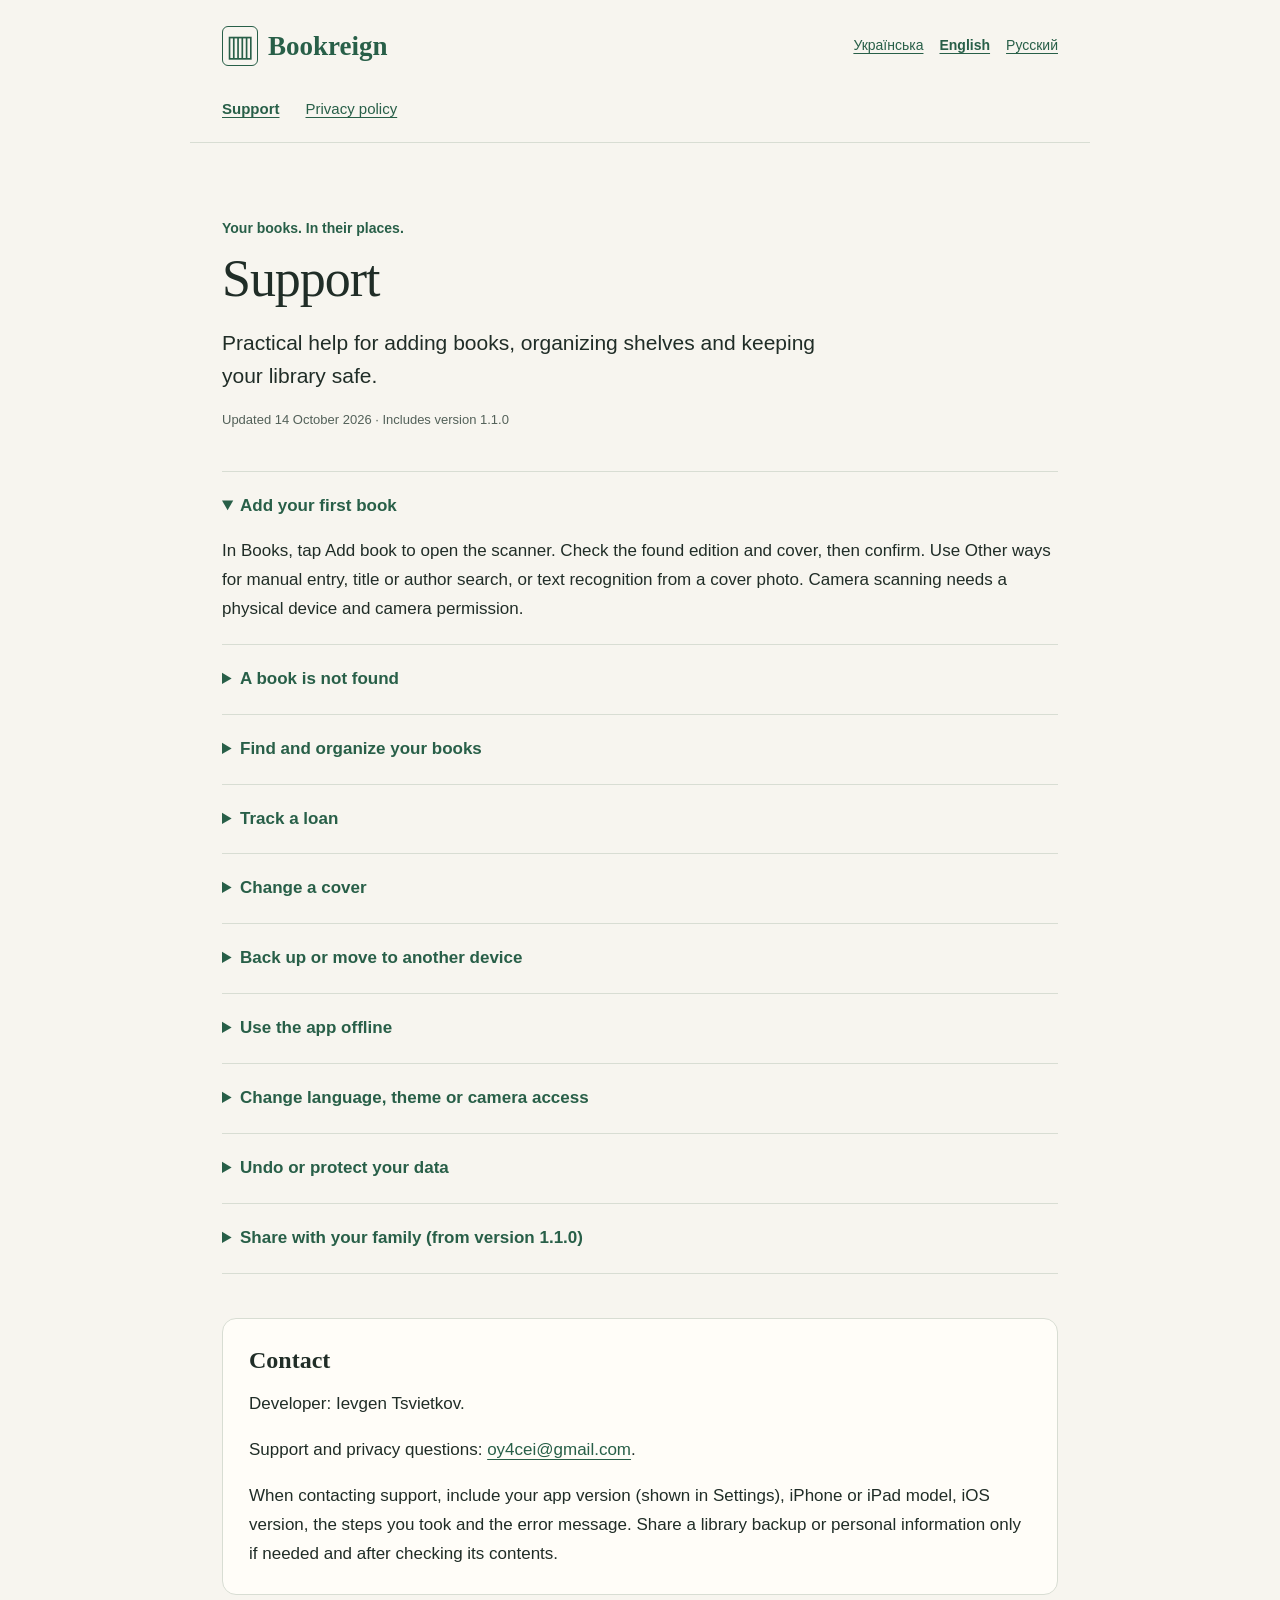
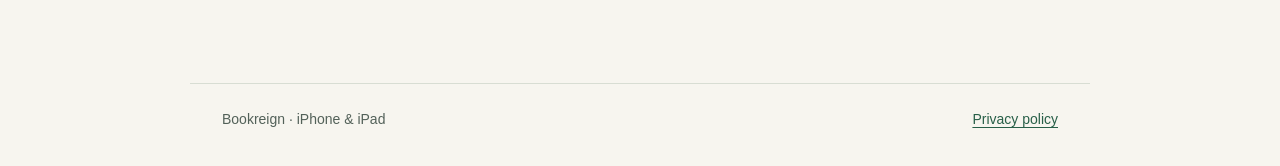
<file: support-en.html>
<!doctype html>
<html lang="en">
<head>
<meta charset="utf-8">
<meta name="viewport" content="width=device-width, initial-scale=1">
<meta name="color-scheme" content="light dark">
<meta name="description" content="Support. Your books. In their places.">
<title>Support · Bookreign</title>
<link rel="stylesheet" href="styles.css">
</head>
<body>
<a class="skip-link" href="#main">Skip to content</a>
<header class="site-header"><a class="brand" href="index.html"><span aria-hidden="true" class="book-mark">▥</span>Bookreign</a><nav aria-label="Language" class="languages"><a lang="uk" hreflang="uk" href="support-uk.html">Українська</a><a lang="en" hreflang="en" href="support-en.html" aria-current="page">English</a><a lang="ru" hreflang="ru" href="support-ru.html">Русский</a></nav></header>
<nav class="page-nav" aria-label="Bookreign"><a href="support-en.html" aria-current="page">Support</a><a href="privacy-en.html">Privacy policy</a></nav>
<main id="main">
<div class="hero"><p class="eyebrow">Your books. In their places.</p><h1>Support</h1><p class="lead">Practical help for adding books, organizing shelves and keeping your library safe.</p><p class="meta">Updated 14 October 2026 · Includes version 1.1.0</p></div>
<div class="faq"><details open><summary>Add your first book</summary><p>In Books, tap Add book to open the scanner. Check the found edition and cover, then confirm. Use Other ways for manual entry, title or author search, or text recognition from a cover photo. Camera scanning needs a physical device and camera permission.</p></details><details><summary>A book is not found</summary><p>Check the ISBN digits and try again with a connection. A catalog may not contain your edition. Enter the details manually, or keep the ISBN in the scanning queue and complete it later. Review automatically found details before saving.</p></details><details><summary>Find and organize your books</summary><p>Use Books in list or grid view and narrow the visible books with search and filters. Topics lets you combine author and genre filters. Places organizes your copies by storage location and shelf. Multiple copies of the same edition can have different places.</p></details><details><summary>Track a loan</summary><p>Open a book and record the borrower and lending date, with an optional due date. In Places, open On loan to mark a return. The app keeps lending history. Due dates do not create reminder notifications.</p></details><details><summary>Change a cover</summary><p>Choose another cover in the book details. Use a catalog result, selected photo, the camera or a direct HTTPS image URL. Check the preview before confirming. Imported online images must be no larger than 12 MiB. A failed or cancelled import keeps the previous cover.</p></details><details><summary>Back up or move to another device</summary><p>In Settings, choose Save a backup and select a location in Files. Transfer the JSON file to the other device and choose Restore from a backup. Restore is available for a local library and replaces it after confirmation. Shared libraries can be exported, but cannot be replaced by a backup. Save its current library first. JSON contains stored cover photos and lending history, but not the pending scanning queue or interface settings. CSV is for spreadsheet export and cannot be restored.</p></details><details><summary>Use the app offline</summary><p>For a local library, manual entry, editing, locations and lending records work without internet access. Shared editing after an app restart first needs online iCloud account verification. Online catalog search and remotely hosted cover images need a connection. Selected photos and explicitly imported covers are saved locally.</p></details><details><summary>Change language, theme or camera access</summary><p>Choose Ukrainian, Russian or English and a light, dark or system theme in Settings. Book titles, authors and your place names are not translated. System pickers follow iOS language settings. Change camera permission in iOS Settings.</p></details><details><summary>Undo or protect your data</summary><p>Undo last change is available in Settings during the current session for a local library. It is disabled for a shared library. Make backups regularly and before restoring another file. Deleting the app removes its local library; offloading it keeps data. Copies saved to Files and system backups must be managed separately.</p></details><details><summary>Share with your family (from version 1.1.0)</summary><p>Open Settings → Family library and enable sharing. The entire library, including notes, saved covers and loan history, is shared through iCloud. Invite people with Apple’s sharing window and choose viewing or editing access. Everyone needs iCloud on their device; no separate Bookreign registration is required. A joining member can add their local books, or export them to Files before replacing the local library. If an upload fails, the original local library remains available and you can retry. When the same field is changed on multiple devices, the latest edit wins.</p><p>Cloud storage uses the owner’s iCloud quota. After restarting the app, shared editing waits until the original iCloud account is verified online. Reading and exporting remain available. Temporary network failures keep pending edits on the device. When sharing ends, downloaded or exported participant copies may remain. Deleting the app does not delete the owner’s iCloud data; manage sharing before uninstalling.</p></details></div>
<section class="contact" id="contact"><h2>Contact</h2><p>Developer: Ievgen Tsvietkov.</p><p>Support and privacy questions: <a href="mailto:oy4cei@gmail.com">oy4cei@gmail.com</a>.</p><p>When contacting support, include your app version (shown in Settings), iPhone or iPad model, iOS version, the steps you took and the error message. Share a library backup or personal information only if needed and after checking its contents.</p></section>
</main>
<footer><span>Bookreign · iPhone &amp; iPad</span><a href="privacy-en.html">Privacy policy</a></footer>
</body>
</html>
</file>
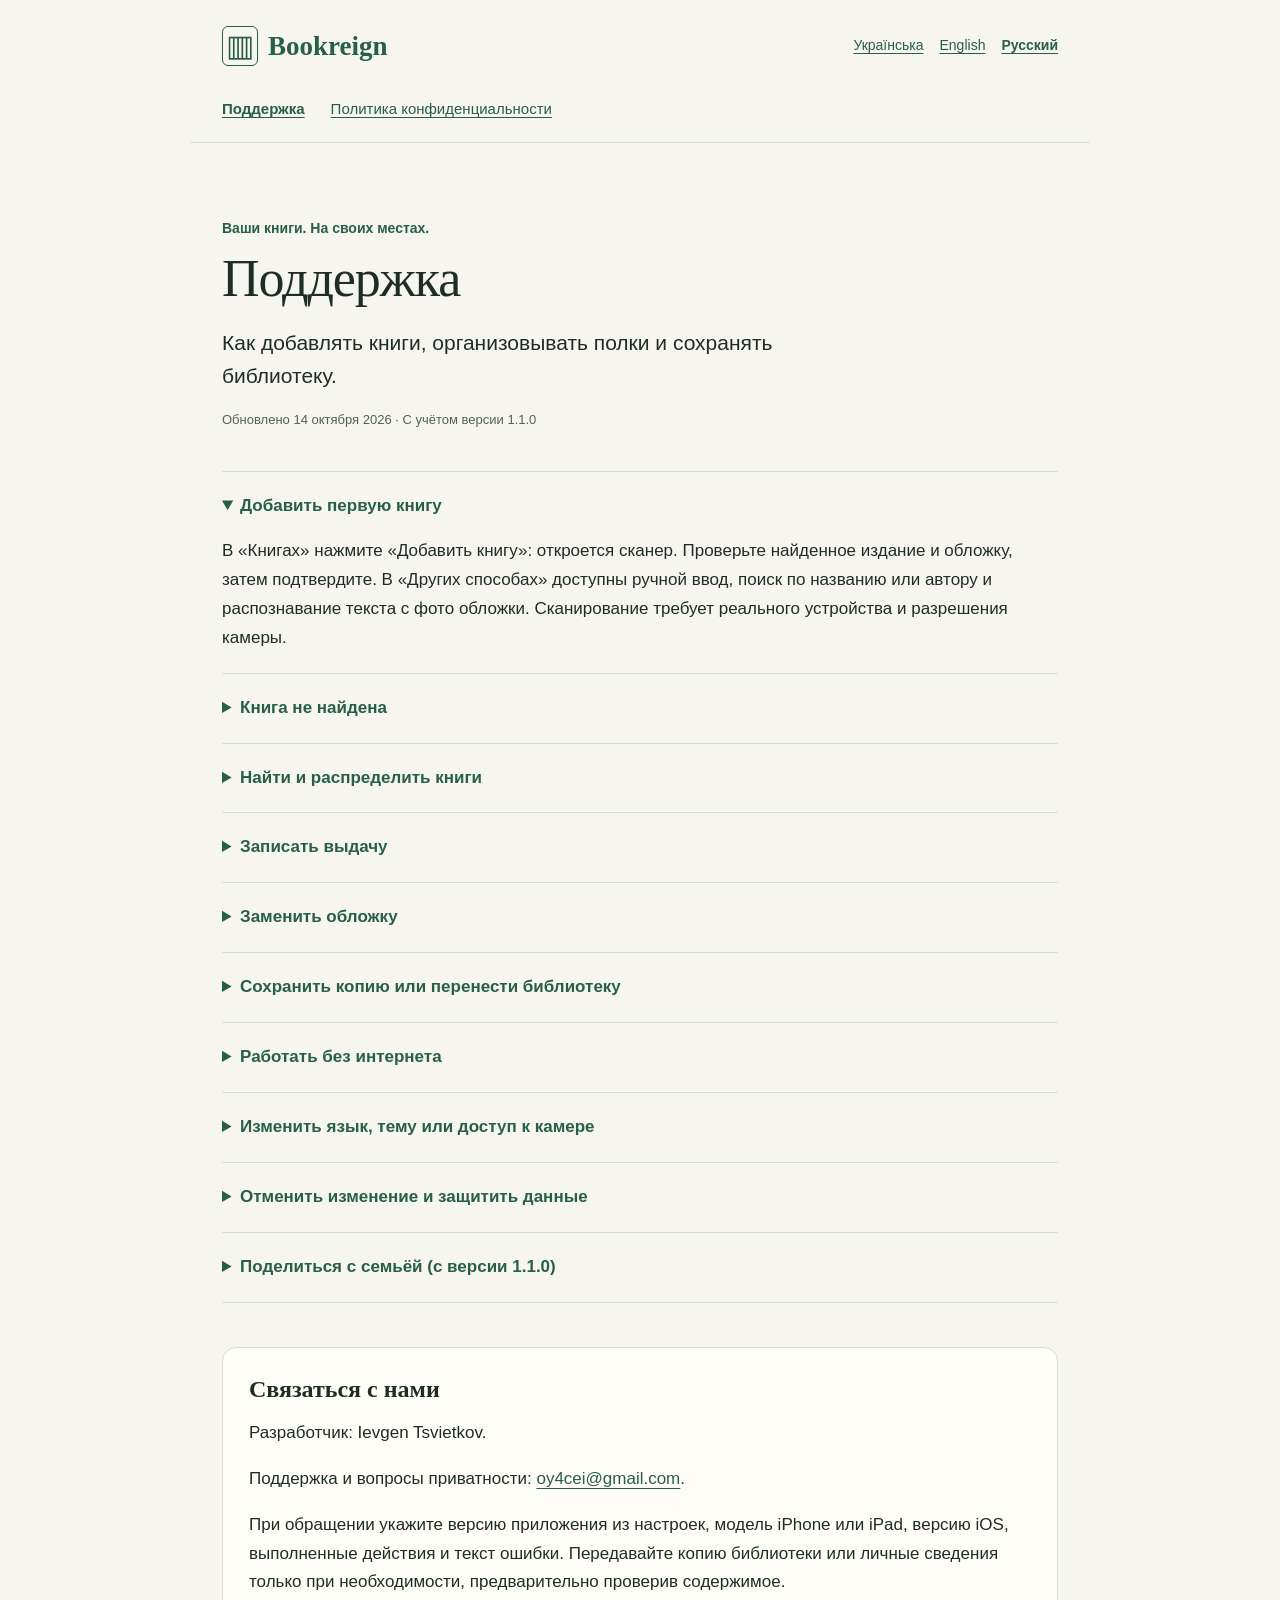
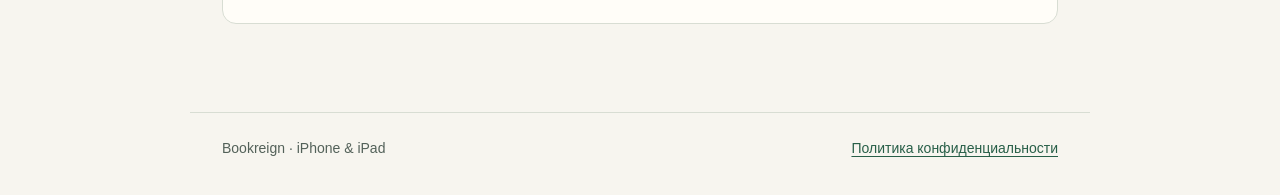
<file: support-ru.html>
<!doctype html>
<html lang="ru">
<head>
<meta charset="utf-8">
<meta name="viewport" content="width=device-width, initial-scale=1">
<meta name="color-scheme" content="light dark">
<meta name="description" content="Поддержка. Ваши книги. На своих местах.">
<title>Поддержка · Bookreign</title>
<link rel="stylesheet" href="styles.css">
</head>
<body>
<a class="skip-link" href="#main">Перейти к содержанию</a>
<header class="site-header"><a class="brand" href="index.html"><span aria-hidden="true" class="book-mark">▥</span>Bookreign</a><nav aria-label="Язык" class="languages"><a lang="uk" hreflang="uk" href="support-uk.html">Українська</a><a lang="en" hreflang="en" href="support-en.html">English</a><a lang="ru" hreflang="ru" href="support-ru.html" aria-current="page">Русский</a></nav></header>
<nav class="page-nav" aria-label="Bookreign"><a href="support-ru.html" aria-current="page">Поддержка</a><a href="privacy-ru.html">Политика конфиденциальности</a></nav>
<main id="main">
<div class="hero"><p class="eyebrow">Ваши книги. На своих местах.</p><h1>Поддержка</h1><p class="lead">Как добавлять книги, организовывать полки и сохранять библиотеку.</p><p class="meta">Обновлено 14 октября 2026 · С учётом версии 1.1.0</p></div>
<div class="faq"><details open><summary>Добавить первую книгу</summary><p>В «Книгах» нажмите «Добавить книгу»: откроется сканер. Проверьте найденное издание и обложку, затем подтвердите. В «Других способах» доступны ручной ввод, поиск по названию или автору и распознавание текста с фото обложки. Сканирование требует реального устройства и разрешения камеры.</p></details><details><summary>Книга не найдена</summary><p>Проверьте цифры ISBN и подключение. В каталоге может не быть вашего издания. Заполните карточку вручную или оставьте ISBN в очереди сканирования, чтобы дополнить сведения позже. Перед сохранением проверяйте найденные автоматически данные.</p></details><details><summary>Найти и распределить книги</summary><p>В «Книгах» выберите список или сетку, используйте поиск и фильтры. В «Темах» можно сочетать фильтры автора и жанра. В «Местах» книги распределены по местам хранения и полкам. Несколько экземпляров одного издания могут находиться в разных местах.</p></details><details><summary>Записать выдачу</summary><p>Откройте книгу и укажите получателя, дату выдачи и при необходимости срок возврата. В «Местах» откройте «Выдано», чтобы отметить возврат. История сохраняется. Указанный срок не создаёт уведомления.</p></details><details><summary>Заменить обложку</summary><p>Откройте выбор обложки в карточке. Выберите результат каталога, фото из медиатеки, камеру или прямую HTTPS-ссылку на изображение. Проверьте предварительный просмотр и подтвердите. Размер импортируемого изображения из интернета — не более 12 МиБ. Ошибка или отмена сохраняет прежнюю обложку.</p></details><details><summary>Сохранить копию или перенести библиотеку</summary><p>В настройках нажмите «Сохранить резервную копию» и выберите место в «Файлах». Передайте JSON-файл на другое устройство и нажмите «Восстановить из копии». Восстановление доступно для локальной библиотеки. После подтверждения она будет заменена: сначала сохраните её копию. JSON включает сохранённые фото обложек и историю выдачи, но не очередь сканирования и настройки интерфейса. Общую библиотеку можно экспортировать, но нельзя заменить резервной копией. CSV предназначен для экспорта в таблицы; восстановление из него не поддерживается.</p></details><details><summary>Работать без интернета</summary><p>Для локальной библиотеки ручной ввод, редактирование, места хранения и выдача работают без сети. Редактирование общей библиотеки после перезапуска требует онлайн-проверки аккаунта iCloud. Поиску в каталогах и обложкам, сохранённым по ссылке, нужен интернет. Выбранные фотографии и явно импортированные обложки сохраняются локально.</p></details><details><summary>Изменить язык, тему или доступ к камере</summary><p>Выберите русский, украинский или английский язык и светлую, тёмную или системную тему в настройках. Названия книг, авторы и ваши места не переводятся. Системные окна используют настройки языка iOS. Разрешение камеры меняется в настройках iOS.</p></details><details><summary>Отменить изменение и защитить данные</summary><p>Для локальной библиотеки в настройках можно отменить последнее изменение в течение текущего сеанса. В общей библиотеке отмена отключена. Регулярно сохраняйте копии, особенно перед восстановлением. Удаление приложения удаляет локальную библиотеку; выгрузка с сохранением данных её оставляет. Файлы, сохранённые через «Файлы», и системные резервные копии управляются отдельно.</p></details><details><summary>Поделиться с семьёй (с версии 1.1.0)</summary><p>Откройте Настройки → Семейная библиотека и включите общий доступ. Вся библиотека, включая заметки, сохранённые обложки и историю выдачи, станет общей через iCloud. Пригласите участников в системном окне Apple и выберите право просмотра или редактирования. Каждому нужен iCloud на устройстве; отдельная регистрация в Bookreign не требуется. При вступлении можно добавить свои локальные книги или сначала экспортировать их в «Файлы» и заменить локальную библиотеку. Если загрузка не удалась, исходная библиотека остаётся доступной, а действие можно повторить. Если одно поле изменено на нескольких устройствах, сохраняется последняя правка.</p><p>Общие данные занимают место в iCloud владельца. После перезапуска приложения редактирование общей библиотеки ждёт онлайн-проверки исходного аккаунта iCloud. Чтение и экспорт доступны сразу. Временные сбои сети не удаляют изменения, ожидающие отправки. После завершения доступа загруженные или экспортированные копии участников могут остаться. Удаление приложения не удаляет данные владельца в iCloud; управляйте общим доступом до удаления приложения.</p></details></div>
<section class="contact" id="contact"><h2>Связаться с нами</h2><p>Разработчик: Ievgen Tsvietkov.</p><p>Поддержка и вопросы приватности: <a href="mailto:oy4cei@gmail.com">oy4cei@gmail.com</a>.</p><p>При обращении укажите версию приложения из настроек, модель iPhone или iPad, версию iOS, выполненные действия и текст ошибки. Передавайте копию библиотеки или личные сведения только при необходимости, предварительно проверив содержимое.</p></section>
</main>
<footer><span>Bookreign · iPhone &amp; iPad</span><a href="privacy-ru.html">Политика конфиденциальности</a></footer>
</body>
</html>
</file>
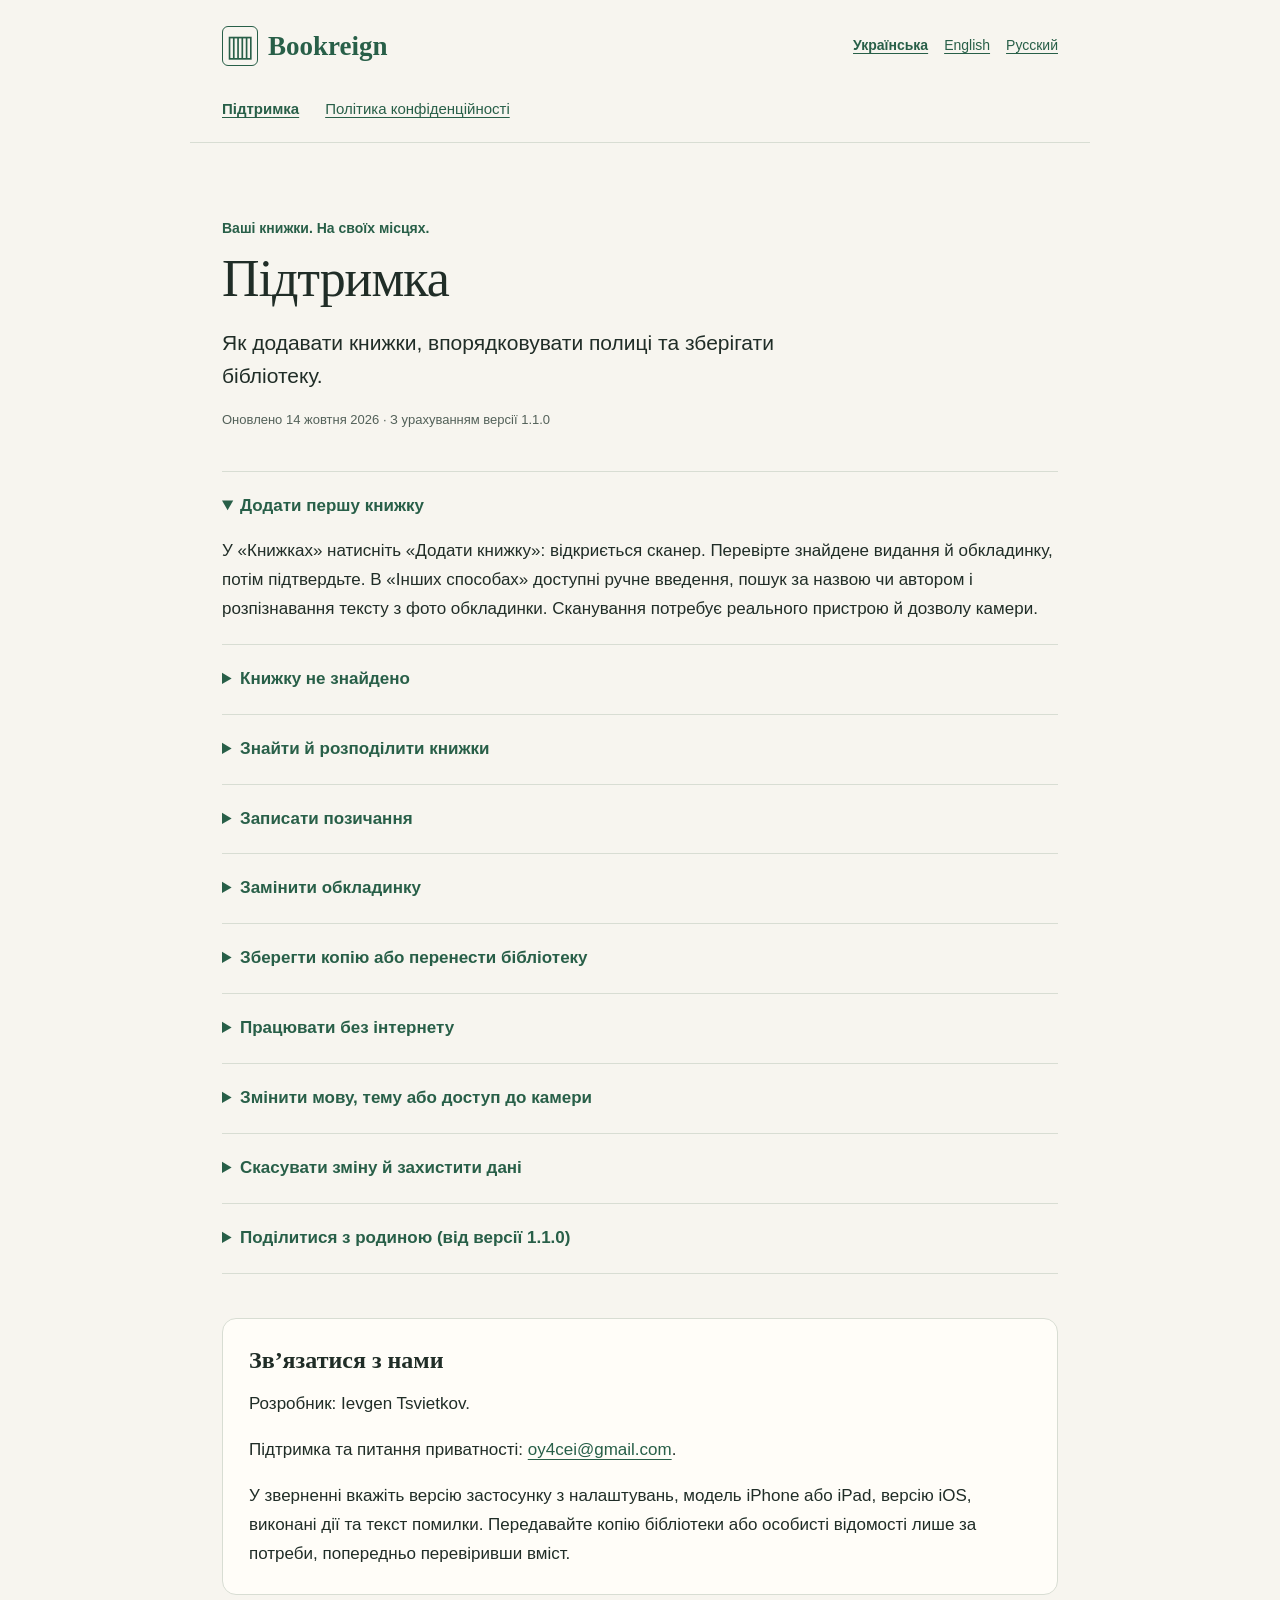
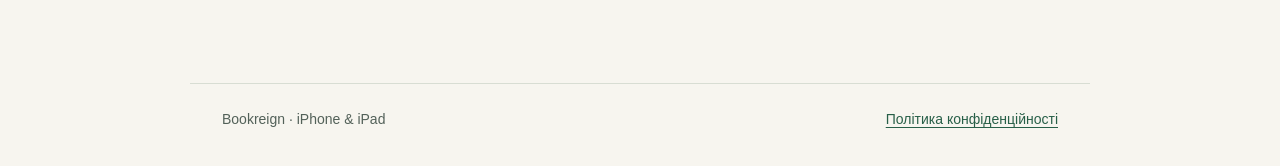
<file: support-uk.html>
<!doctype html>
<html lang="uk">
<head>
<meta charset="utf-8">
<meta name="viewport" content="width=device-width, initial-scale=1">
<meta name="color-scheme" content="light dark">
<meta name="description" content="Підтримка. Ваші книжки. На своїх місцях.">
<title>Підтримка · Bookreign</title>
<link rel="stylesheet" href="styles.css">
</head>
<body>
<a class="skip-link" href="#main">Перейти до вмісту</a>
<header class="site-header"><a class="brand" href="index.html"><span aria-hidden="true" class="book-mark">▥</span>Bookreign</a><nav aria-label="Мова" class="languages"><a lang="uk" hreflang="uk" href="support-uk.html" aria-current="page">Українська</a><a lang="en" hreflang="en" href="support-en.html">English</a><a lang="ru" hreflang="ru" href="support-ru.html">Русский</a></nav></header>
<nav class="page-nav" aria-label="Bookreign"><a href="support-uk.html" aria-current="page">Підтримка</a><a href="privacy-uk.html">Політика конфіденційності</a></nav>
<main id="main">
<div class="hero"><p class="eyebrow">Ваші книжки. На своїх місцях.</p><h1>Підтримка</h1><p class="lead">Як додавати книжки, впорядковувати полиці та зберігати бібліотеку.</p><p class="meta">Оновлено 14 жовтня 2026 · З урахуванням версії 1.1.0</p></div>
<div class="faq"><details open><summary>Додати першу книжку</summary><p>У «Книжках» натисніть «Додати книжку»: відкриється сканер. Перевірте знайдене видання й обкладинку, потім підтвердьте. В «Інших способах» доступні ручне введення, пошук за назвою чи автором і розпізнавання тексту з фото обкладинки. Сканування потребує реального пристрою й дозволу камери.</p></details><details><summary>Книжку не знайдено</summary><p>Перевірте цифри ISBN і з’єднання. У каталозі може не бути вашого видання. Заповніть картку вручну або залиште ISBN у черзі сканування, щоб доповнити відомості пізніше. Перед збереженням перевіряйте автоматично знайдені дані.</p></details><details><summary>Знайти й розподілити книжки</summary><p>У «Книжках» виберіть список або сітку, використовуйте пошук і фільтри. У «Темах» можна поєднувати фільтри автора та жанру. У «Місцях» книжки розподілені за місцями зберігання й полицями. Кілька примірників одного видання можуть бути в різних місцях.</p></details><details><summary>Записати позичання</summary><p>Відкрийте книжку та вкажіть отримувача, дату позичання й за потреби строк повернення. У «Місцях» відкрийте «Позичено», щоб відмітити повернення. Історія зберігається. Указаний строк не створює сповіщення.</p></details><details><summary>Замінити обкладинку</summary><p>Відкрийте вибір обкладинки в картці. Виберіть результат каталогу, фото з медіатеки, камеру або пряме HTTPS-посилання на зображення. Перевірте попередній перегляд і підтвердьте. Розмір імпортованого зображення з інтернету — не більше 12 МіБ. Помилка або скасування зберігає попередню обкладинку.</p></details><details><summary>Зберегти копію або перенести бібліотеку</summary><p>У налаштуваннях натисніть «Зберегти резервну копію» та виберіть місце у «Файлах». Передайте JSON-файл на інший пристрій і натисніть «Відновити з копії». Відновлення доступне для локальної бібліотеки. Після підтвердження її буде замінено: спершу збережіть її копію. JSON містить збережені фото обкладинок та історію позичання, але не чергу сканування й налаштування інтерфейсу. Спільну бібліотеку можна експортувати, але не замінити резервною копією. CSV призначений для експорту в таблиці; відновлення з нього не підтримується.</p></details><details><summary>Працювати без інтернету</summary><p>Для локальної бібліотеки ручне введення, редагування, місця зберігання та позичання працюють без мережі. Редагування спільної бібліотеки після перезапуску потребує онлайн-перевірки акаунта iCloud. Пошуку в каталогах та обкладинкам, збереженим за посиланням, потрібен інтернет. Вибрані фотографії та явно імпортовані обкладинки зберігаються локально.</p></details><details><summary>Змінити мову, тему або доступ до камери</summary><p>Виберіть українську, російську або англійську мову та світлу, темну або системну тему в налаштуваннях. Назви книжок, автори й ваші місця не перекладаються. Системні вікна використовують налаштування мови iOS. Дозвіл камери змінюється в налаштуваннях iOS.</p></details><details><summary>Скасувати зміну й захистити дані</summary><p>Для локальної бібліотеки в налаштуваннях можна скасувати останню зміну протягом поточного сеансу. У спільній бібліотеці скасування вимкнено. Регулярно зберігайте копії, особливо перед відновленням. Видалення застосунку видаляє локальну бібліотеку; вивантаження зі збереженням даних її залишає. Файли, збережені через «Файли», та системні резервні копії керуються окремо.</p></details><details><summary>Поділитися з родиною (від версії 1.1.0)</summary><p>Відкрийте Налаштування → Сімейна бібліотека та ввімкніть спільний доступ. Уся бібліотека, включно з нотатками, збереженими обкладинками й історією позичань, стає спільною через iCloud. Запросіть учасників у системному вікні Apple та виберіть право перегляду або редагування. Кожному потрібен iCloud на пристрої; окрема реєстрація в Bookreign не потрібна. Під час вступу можна додати свої локальні книжки або спершу експортувати їх у «Файли» й замінити локальну бібліотеку. Якщо завантаження не вдалося, початкова бібліотека залишається доступною, а дію можна повторити. Якщо те саме поле змінено на кількох пристроях, зберігається остання правка.</p><p>Спільні дані займають місце в iCloud власника. Після перезапуску застосунку редагування спільної бібліотеки чекає онлайн-перевірки початкового акаунта iCloud. Читання й експорт доступні одразу. Тимчасові збої мережі не видаляють зміни, які очікують надсилання. Після завершення доступу завантажені або експортовані копії учасників можуть залишитися. Видалення застосунку не видаляє дані власника в iCloud; керуйте спільним доступом до видалення застосунку.</p></details></div>
<section class="contact" id="contact"><h2>Зв’язатися з нами</h2><p>Розробник: Ievgen Tsvietkov.</p><p>Підтримка та питання приватності: <a href="mailto:oy4cei@gmail.com">oy4cei@gmail.com</a>.</p><p>У зверненні вкажіть версію застосунку з налаштувань, модель iPhone або iPad, версію iOS, виконані дії та текст помилки. Передавайте копію бібліотеки або особисті відомості лише за потреби, попередньо перевіривши вміст.</p></section>
</main>
<footer><span>Bookreign · iPhone &amp; iPad</span><a href="privacy-uk.html">Політика конфіденційності</a></footer>
</body>
</html>
</file>
<file: styles.css>
:root { color-scheme: light dark; --paper:#f7f5ef; --card:#fffdf8; --ink:#202d27; --muted:#536159; --forest:#285f48; --line:#d8ddd3; --notice:#fbefd3; --notice-ink:#614815; --focus:#ad5429; }
* { box-sizing:border-box; }
html { scroll-behavior:smooth; }
body { margin:0; background:var(--paper); color:var(--ink); font:17px/1.7 -apple-system,BlinkMacSystemFont,"Segoe UI",sans-serif; overflow-wrap:break-word; }
a { color:var(--forest); text-underline-offset:.22em; }
a:hover { text-decoration-thickness:2px; }
a:focus-visible,summary:focus-visible { outline:3px solid var(--focus); outline-offset:5px; border-radius:3px; }
.site-header,.page-nav,main,footer { max-width:900px; margin:auto; padding-inline:32px; }
.site-header { display:flex; justify-content:space-between; align-items:center; gap:20px; padding-block:26px 18px; }
.brand { display:inline-flex; align-items:center; gap:10px; font:700 27px/1.2 Georgia,serif; text-decoration:none; }
.book-mark { display:grid; place-items:center; width:36px; height:40px; border:1px solid var(--forest); border-radius:6px; font:30px/1 Georgia,serif; }
.languages { display:flex; flex-wrap:wrap; gap:8px 16px; font-size:14px; }
[aria-current="page"] { font-weight:700; }
.page-nav { display:flex; gap:26px; border-bottom:1px solid var(--line); padding-block:12px 20px; font-size:15px; }
main { padding-block:30px 54px; }
.draft { background:var(--notice); color:var(--notice-ink); border:1px solid #dac59c; padding:14px 18px; border-radius:10px; font-size:14px; line-height:1.6; }
.draft p { margin:3px 0 0; }
.hero { margin:44px 0 40px; }
.eyebrow { color:var(--forest); font-size:14px; font-weight:650; margin:0 0 10px; }
h1 { font:500 clamp(32px,5.7vw,52px)/1.13 Georgia,serif; letter-spacing:-.02em; margin:0 0 18px; }
h2 { font:600 24px/1.3 Georgia,serif; margin:0 0 14px; }
.lead { max-width:630px; font-size:21px; line-height:1.55; }
.meta { color:var(--muted); font-size:13px; }
section { margin:34px 0; }
p { margin:0 0 17px; }
section p:last-child { margin-bottom:0; }
.provider-links { padding-left:22px; margin-top:-15px; }
.contact { padding:26px; background:var(--card); border:1px solid var(--line); border-radius:14px; margin-top:44px; }
.faq details { border-top:1px solid var(--line); padding:20px 0; }
.faq details:last-child { border-bottom:1px solid var(--line); }
summary { cursor:pointer; color:var(--forest); font-weight:650; padding-right:10px; }
.faq p { margin:16px 0 0; }
footer { border-top:1px solid var(--line); padding-block:24px 34px; display:flex; justify-content:space-between; flex-wrap:wrap; gap:10px 26px; color:var(--muted); font-size:14px; }
.skip-link { position:absolute; top:-100px; left:16px; padding:10px 16px; z-index:10; background:var(--card); }
.skip-link:focus { top:8px; }
.language-cards { display:grid; grid-template-columns:repeat(3,minmax(0,1fr)); gap:16px; }
.language-cards section { margin:0; background:var(--card); border:1px solid var(--line); padding:24px; border-radius:14px; font-size:15px; }
.language-cards a { display:block; margin-top:10px; }
@media(max-width:620px) {
 .site-header,.page-nav,main,footer { padding-inline:22px; }
 .site-header { align-items:flex-start; flex-direction:column; gap:20px; }
 .languages { gap:20px; }
 .page-nav { gap:18px; flex-wrap:wrap; }
 .hero { margin-block:34px; }
 .lead { font-size:19px; }
 .contact { padding:22px; }
 .language-cards { grid-template-columns:1fr; }
}
@media(prefers-color-scheme:dark) {
 :root { --paper:#17241e; --card:#203229; --ink:#e8eee8; --muted:#b4c1b7; --forest:#a6d4b8; --line:#3d5145; --notice:#3a321e; --notice-ink:#f3daa0; --focus:#edb58a; }
 .draft { border-color:#6d5a31; }
}
@media(prefers-reduced-motion:reduce) { html { scroll-behavior:auto; } }
@media print { .draft,.languages,.page-nav,.skip-link { display:none; } body { font-size:11pt; color:#000; background:#fff; } .site-header,main,footer { max-width:none; padding:0; } a { color:inherit; } details { break-inside:avoid; } }
</file>
